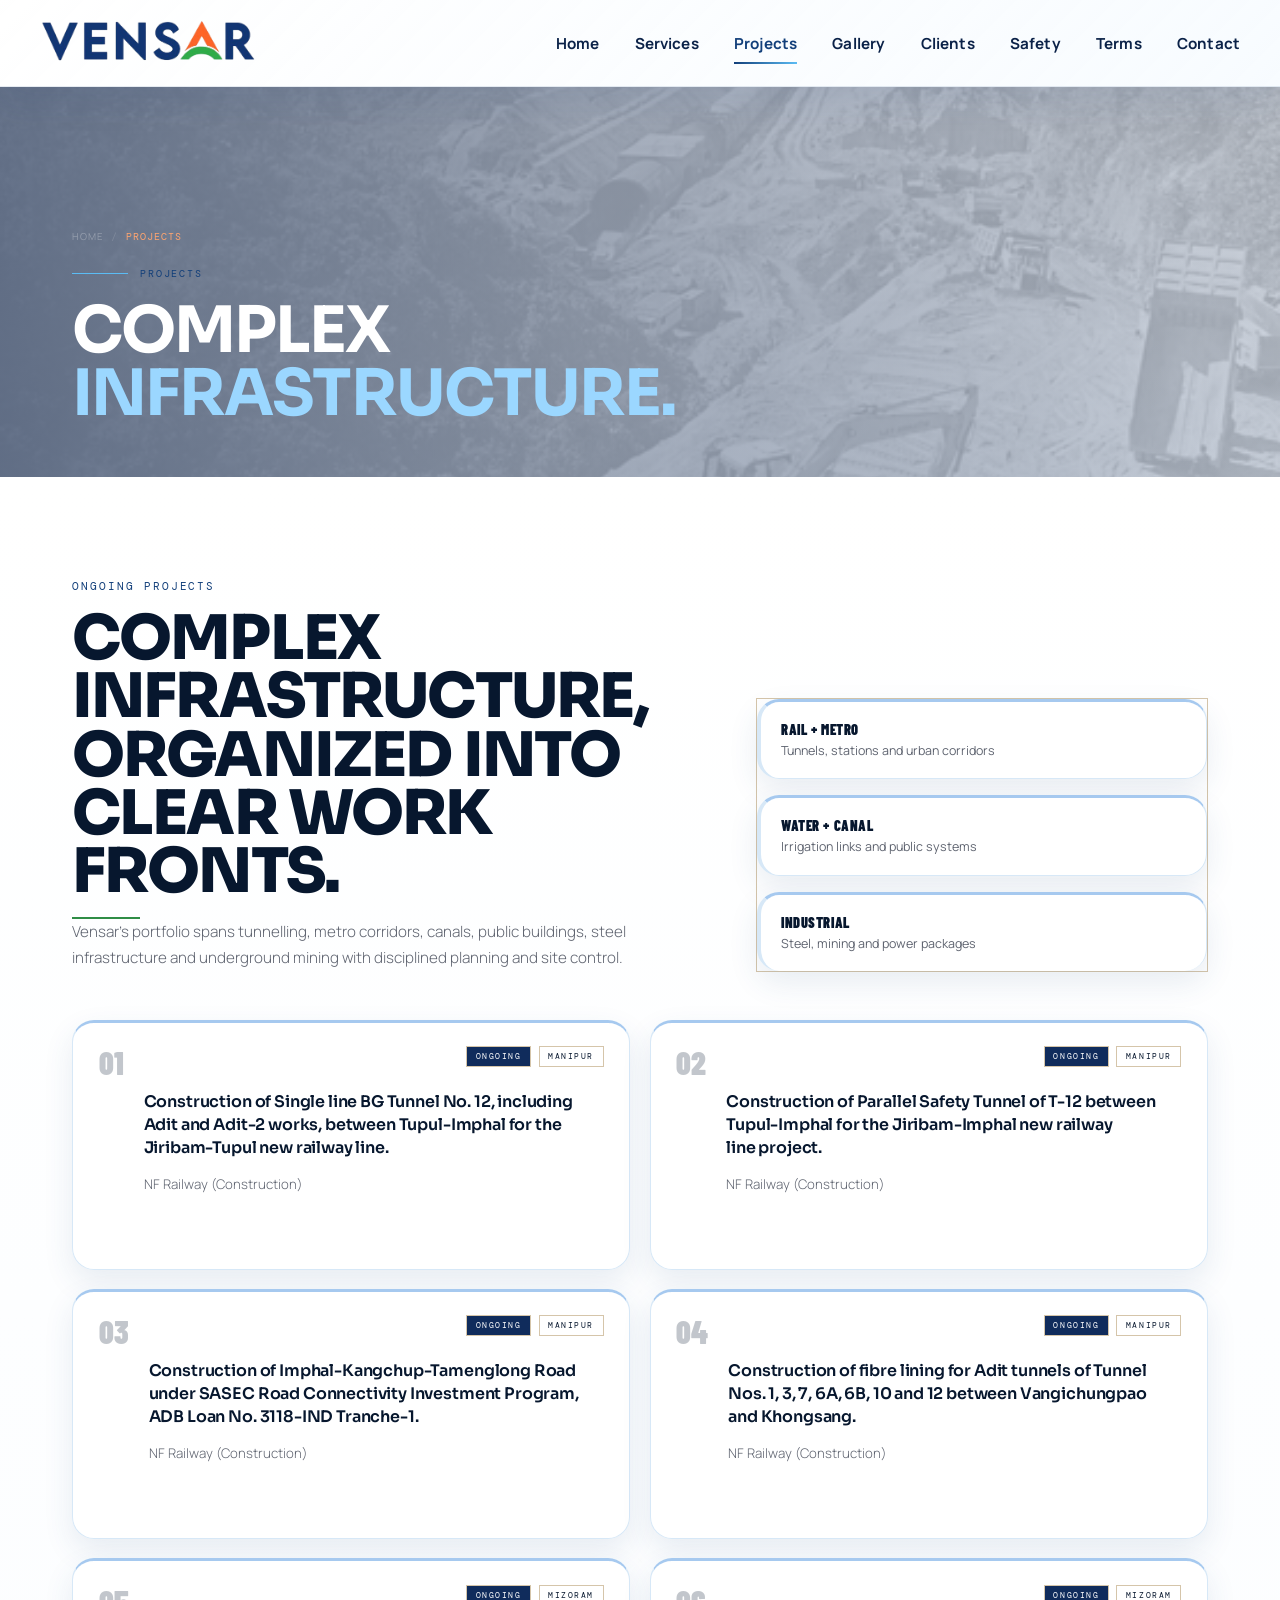
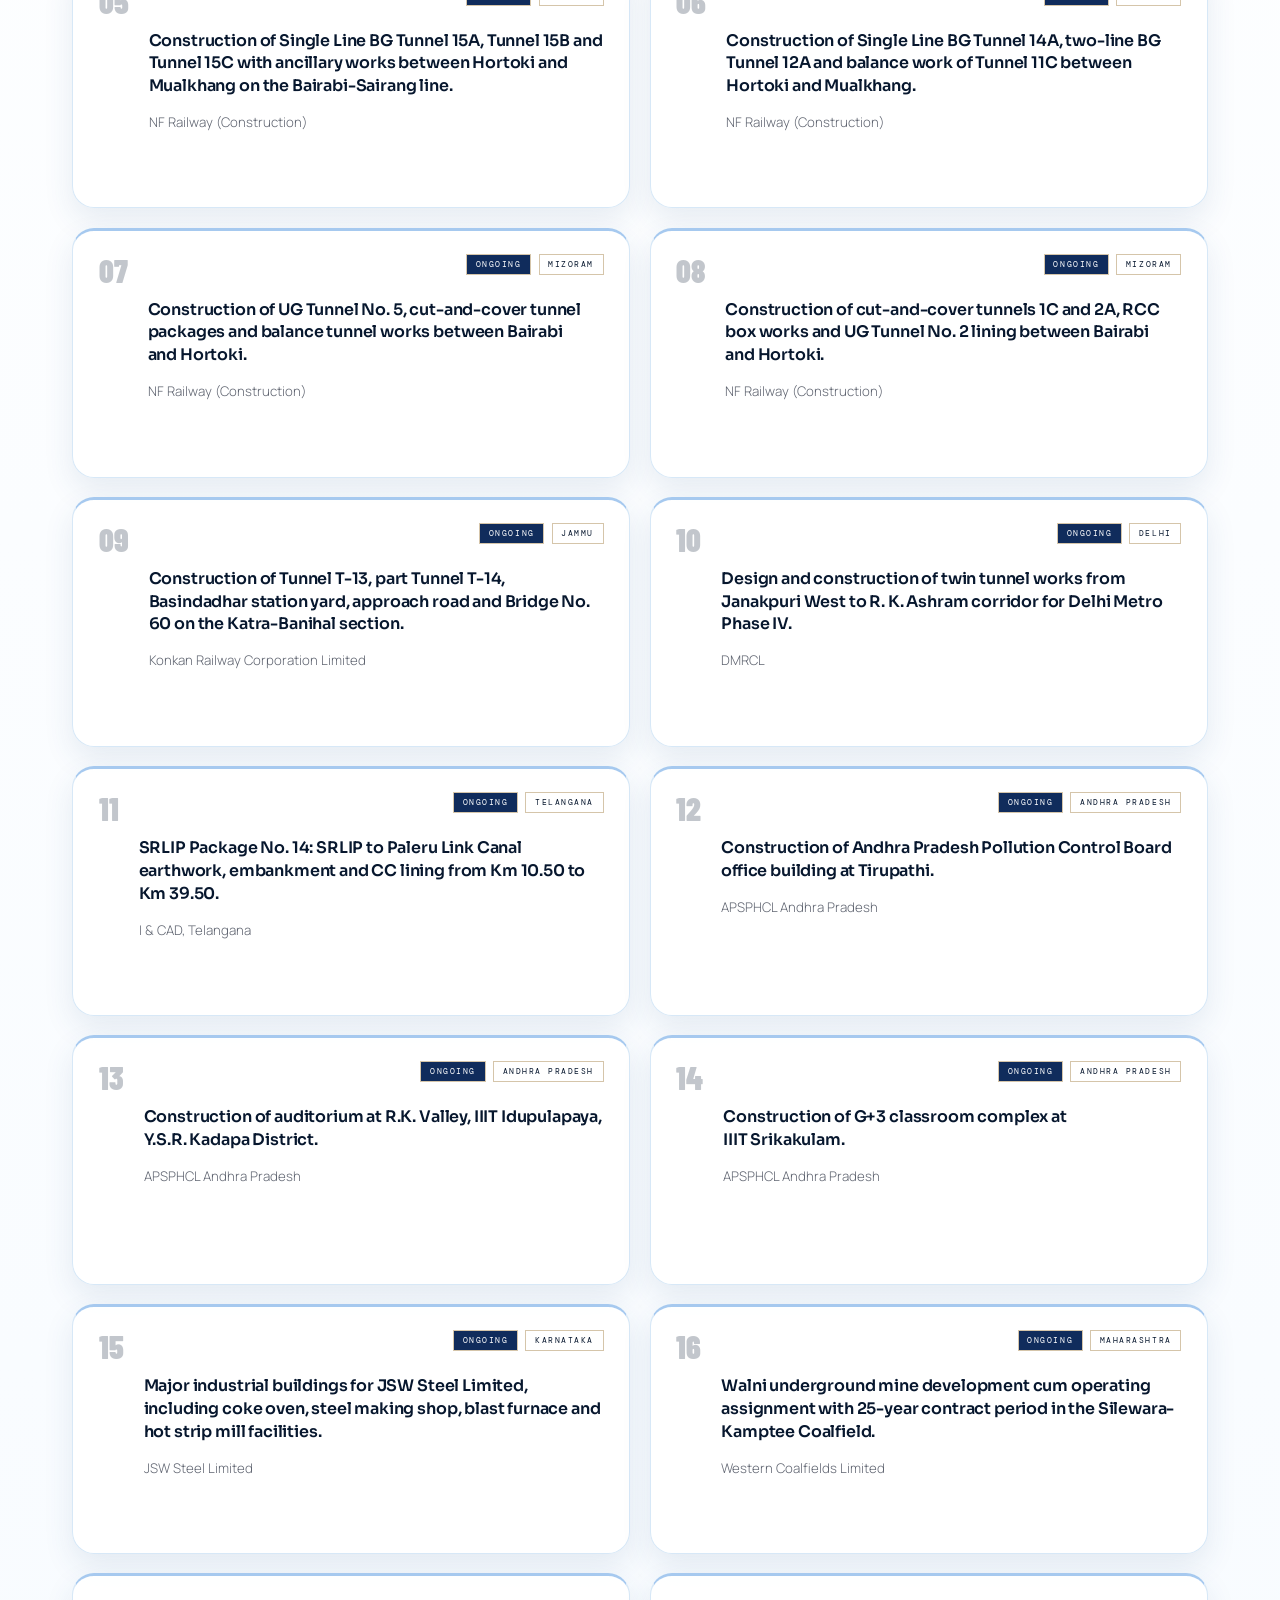
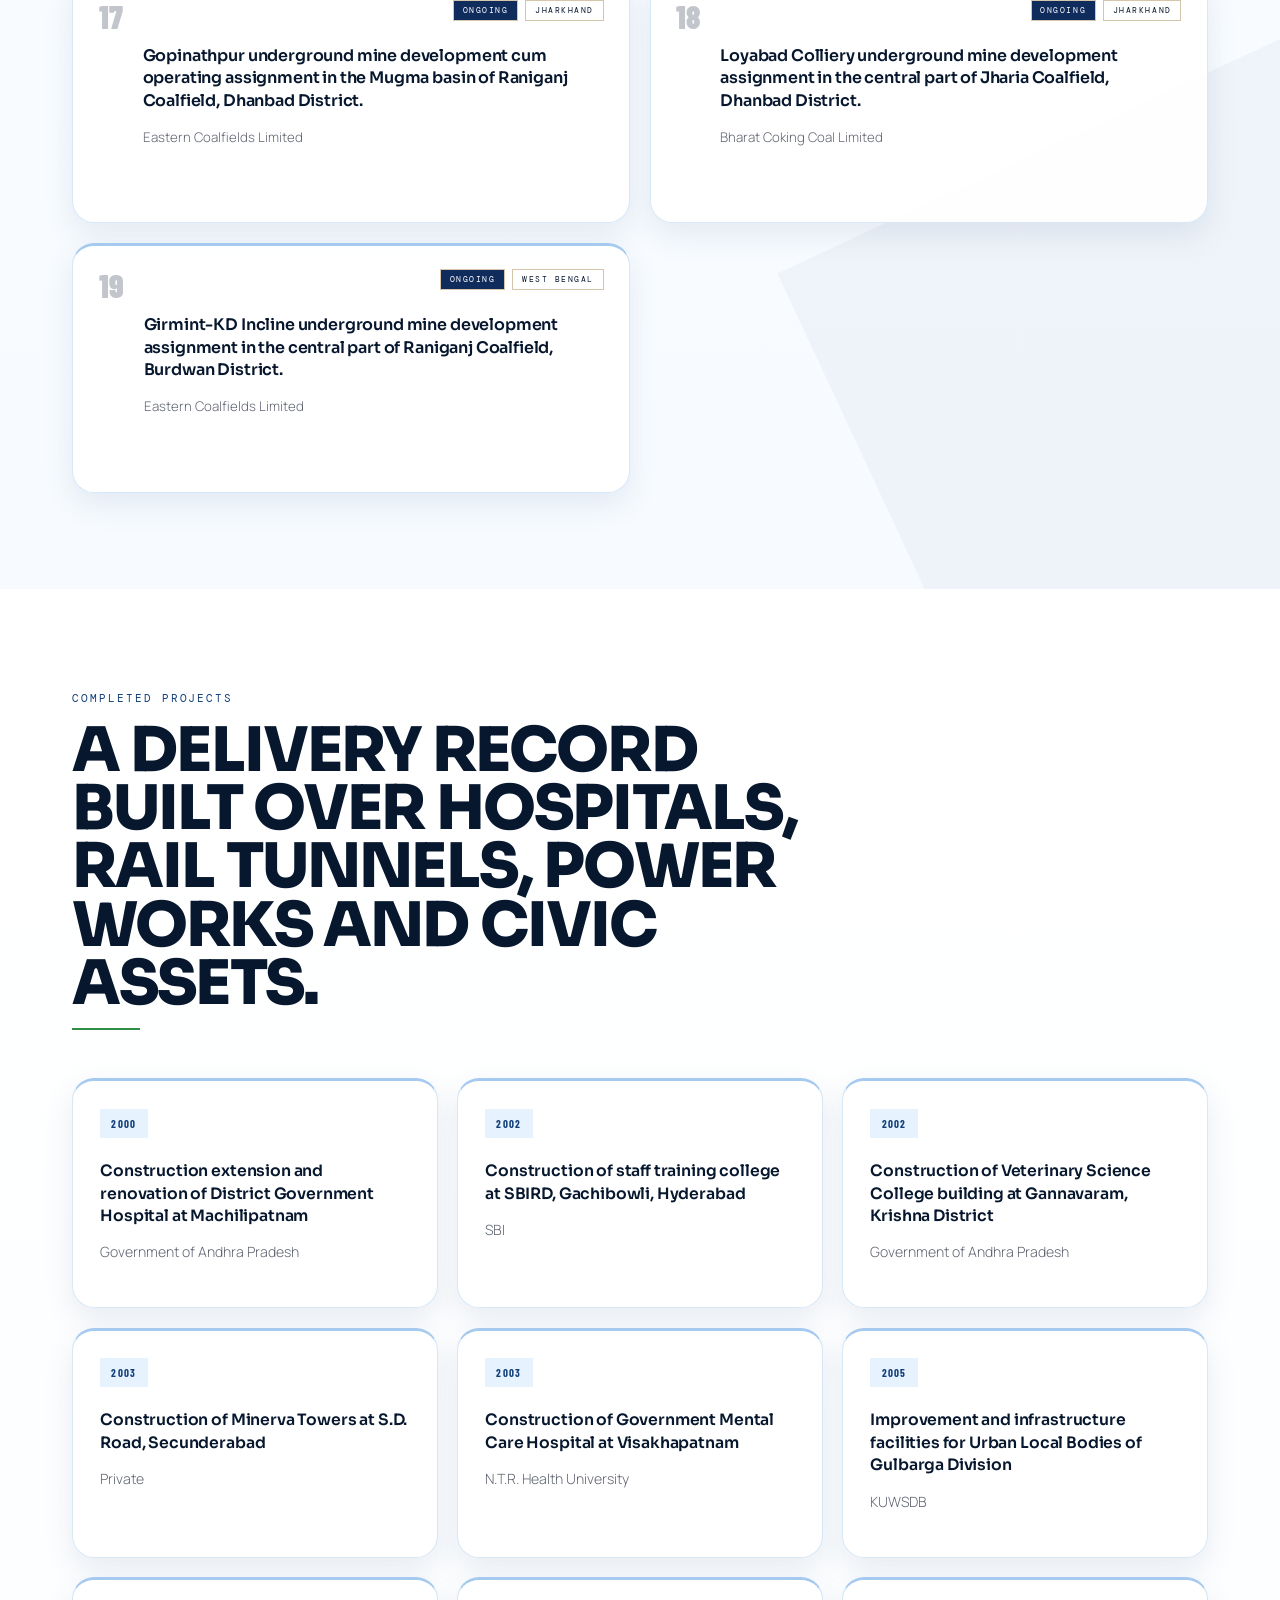
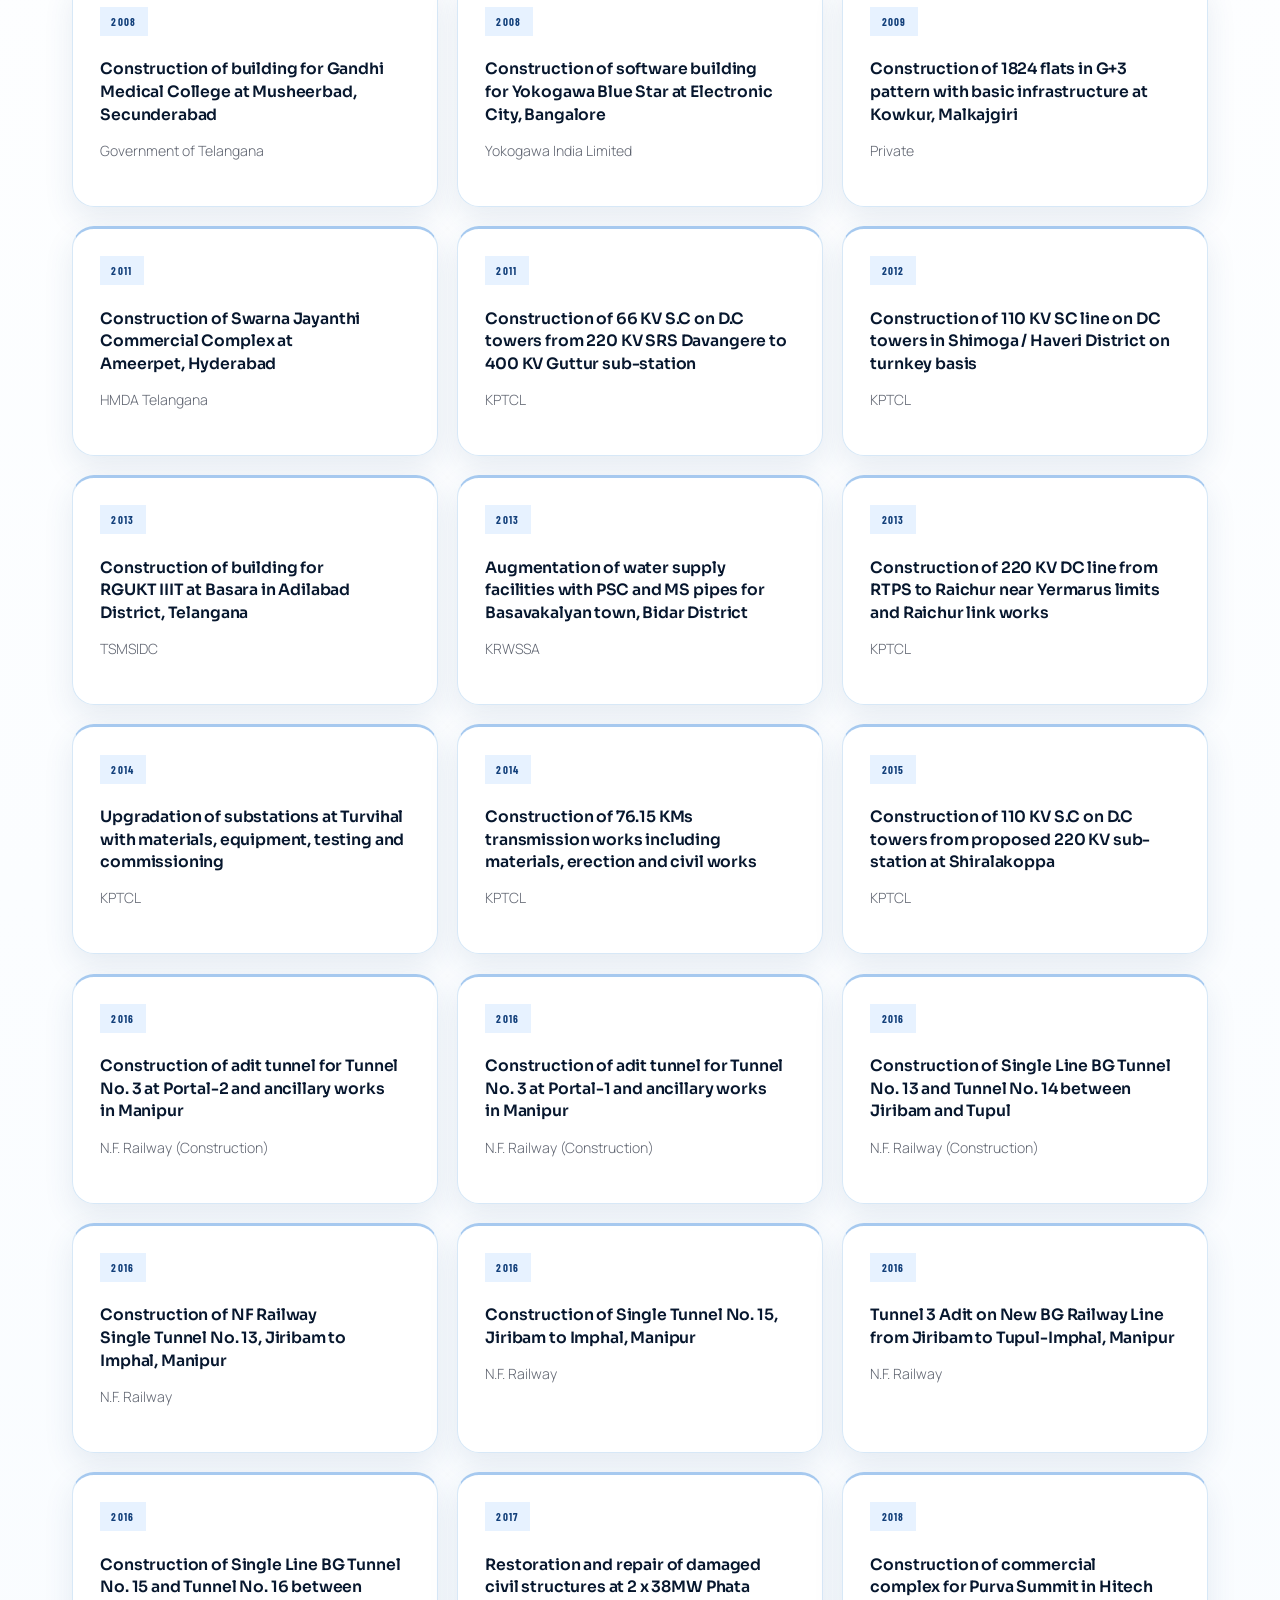
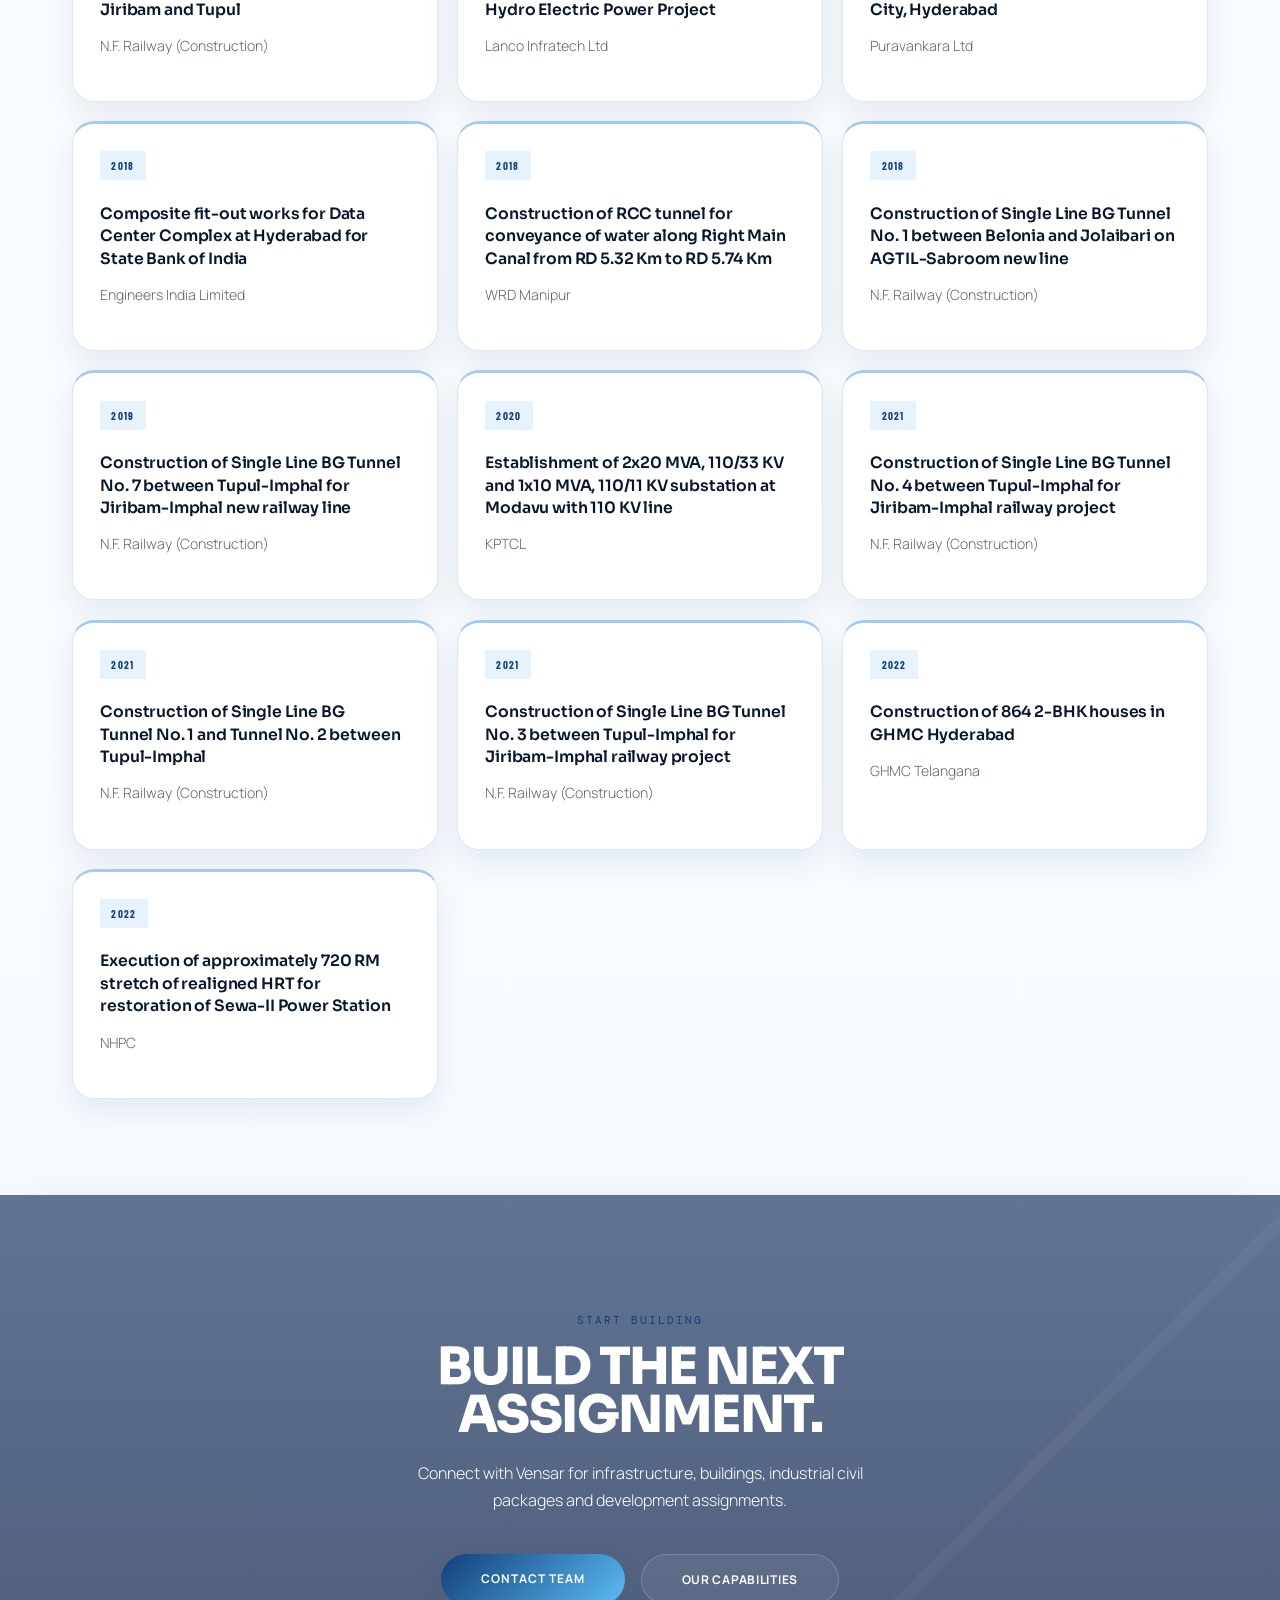
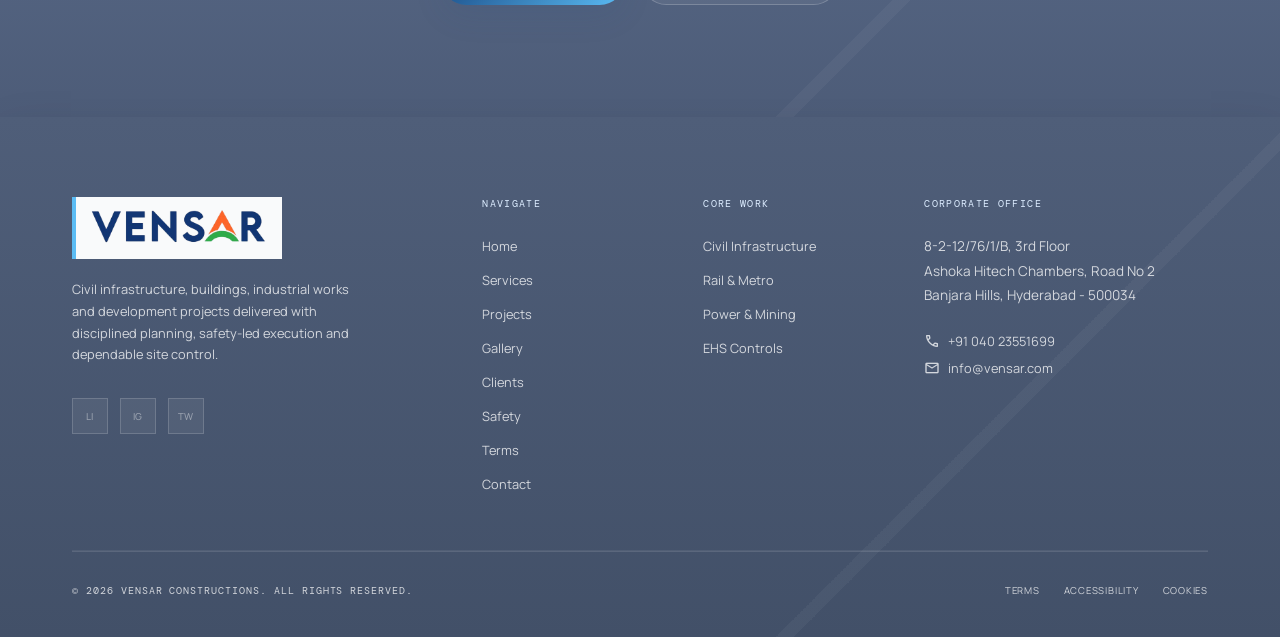
<file: projects.html>
<!DOCTYPE html>
<html lang="en">
<head>
<meta charset="utf-8"/>
<meta name="viewport" content="width=device-width, initial-scale=1.0"/>
<title>Projects — Vensar Constructions</title>
<style>/* ============================================================
   VENSAR CONSTRUCTIONS — SHARED DESIGN SYSTEM
   "The Architectural Monolith" — Industrial Editorial
   ============================================================ */

@import url('https://fonts.googleapis.com/css2?family=Barlow+Condensed:wght@300;400;600;700;800;900&family=Barlow:wght@300;400;500;600&family=DM+Mono:ital,wght@0,400;0,500;1,400&display=swap');

/* ─── TOKENS ─── */
:root {
  --navy:        #001f4d;
  --navy-mid:    #002a68;
  --navy-light:  #1a3c71;
  --rust:        #b84000;
  --amber:       #c94d00;
  --amber-bright:#e05a00;
  --amber-dim:   #ffa570;
  --gold-chip:   #ffddaf;
  --gold-text:   #3a2000;
  --surface:     #faf7f6;
  --surf-low:    #f3eeec;
  --surf-mid:    #ebe5e4;
  --surf-high:   #ddd7d6;
  --ink:         #1a1918;
  --ink-muted:   #4d4644;
  --ink-faint:   #8a8280;
  --white:       #ffffff;
  --transition:  0.35s cubic-bezier(0.4, 0, 0.2, 1);
  --font-display: 'Barlow Condensed', sans-serif;
  --font-body:    'Barlow', sans-serif;
  --font-mono:    'DM Mono', monospace;
}

/* ─── RESET ─── */
*, *::before, *::after { box-sizing: border-box; margin: 0; padding: 0; }
html { font-size: 16px; scroll-behavior: smooth; }
body {
  font-family: var(--font-body);
  background: var(--surface);
  color: var(--ink);
  overflow-x: hidden;
  -webkit-font-smoothing: antialiased;
}
img { display: block; max-width: 100%; }
a { text-decoration: none; color: inherit; }
button { cursor: pointer; font-family: var(--font-body); border: none; outline: none; }
input, textarea, select { font-family: var(--font-body); }
::-webkit-scrollbar { width: 3px; }
::-webkit-scrollbar-track { background: var(--navy); }
::-webkit-scrollbar-thumb { background: var(--amber); }
::selection { background: var(--gold-chip); color: var(--gold-text); }

/* ─── MATERIAL SYMBOLS ─── */
.material-symbols-outlined {
  font-family: 'Material Symbols Outlined';
  font-variation-settings: 'FILL' 0, 'wght' 400, 'GRAD' 0, 'opsz' 24;
  line-height: 1;
  vertical-align: middle;
}

/* ─── NAVIGATION ─── */
.nav {
  position: fixed;
  top: 0; left: 0; right: 0;
  z-index: 100;
  background: rgba(0, 31, 77, 0.82);
  backdrop-filter: blur(20px);
  -webkit-backdrop-filter: blur(20px);
  border-bottom: 1px solid rgba(255,255,255,0.07);
  transition: background var(--transition);
}
.nav.scrolled {
  background: rgba(0, 20, 55, 0.97);
}
.nav-inner {
  max-width: 1440px;
  margin: 0 auto;
  padding: 0 3rem;
  height: 76px;
  display: flex;
  align-items: center;
  justify-content: space-between;
}
.nav-logo {
  font-family: var(--font-display);
  font-size: 1.35rem;
  font-weight: 900;
  letter-spacing: -0.01em;
  color: var(--white);
  display: flex;
  align-items: center;
  gap: 0.5rem;
}
.nav-logo span {
  display: inline-block;
  width: 6px;
  height: 6px;
  background: var(--amber-bright);
  border-radius: 50%;
  margin-bottom: 2px;
}
.nav-links {
  display: flex;
  align-items: center;
  gap: 2.5rem;
  list-style: none;
}
.nav-links a {
  font-family: var(--font-display);
  font-size: 0.75rem;
  font-weight: 700;
  letter-spacing: 0.12em;
  text-transform: uppercase;
  color: rgba(255,255,255,0.5);
  transition: color var(--transition);
  position: relative;
  padding-bottom: 2px;
}
.nav-links a::after {
  content: '';
  position: absolute;
  bottom: -2px; left: 0; right: 100%;
  height: 1px;
  background: var(--amber-bright);
  transition: right var(--transition);
}
.nav-links a:hover { color: var(--white); }
.nav-links a:hover::after { right: 0; }
.nav-links a.active {
  color: var(--white);
}
.nav-links a.active::after { right: 0; }
.nav-cta {
  background: var(--amber);
  color: var(--white);
  padding: 0.65rem 1.5rem;
  font-family: var(--font-display);
  font-size: 0.7rem;
  font-weight: 700;
  letter-spacing: 0.15em;
  text-transform: uppercase;
  transition: background var(--transition), transform 0.15s;
}
.nav-cta:hover { background: var(--amber-bright); transform: translateY(-1px); }
.nav-cta:active { transform: translateY(0); }

/* Mobile hamburger */
.nav-toggle {
  display: none;
  flex-direction: column;
  gap: 5px;
  background: none;
  padding: 4px;
}
.nav-toggle span {
  display: block;
  width: 24px;
  height: 2px;
  background: var(--white);
  transition: all 0.3s;
}
.nav-toggle.open span:nth-child(1) { transform: translateY(7px) rotate(45deg); }
.nav-toggle.open span:nth-child(2) { opacity: 0; }
.nav-toggle.open span:nth-child(3) { transform: translateY(-7px) rotate(-45deg); }

.nav-mobile {
  display: none;
  background: rgba(0,20,55,0.98);
  padding: 1.5rem 3rem 2rem;
  border-top: 1px solid rgba(255,255,255,0.07);
}
.nav-mobile.open { display: block; }
.nav-mobile a {
  display: block;
  font-family: var(--font-display);
  font-size: 1.5rem;
  font-weight: 700;
  letter-spacing: 0.05em;
  text-transform: uppercase;
  color: rgba(255,255,255,0.6);
  padding: 0.75rem 0;
  border-bottom: 1px solid rgba(255,255,255,0.06);
  transition: color var(--transition);
}
.nav-mobile a:hover, .nav-mobile a.active { color: var(--white); }
.nav-mobile .nav-cta { display: inline-block; margin-top: 1.5rem; }

@media (max-width: 900px) {
  .nav-links, .nav-cta { display: none; }
  .nav-toggle { display: flex; }
}

/* ─── PAGE ENTRY ANIMATION ─── */
@keyframes fadeUp {
  from { opacity: 0; transform: translateY(28px); }
  to   { opacity: 1; transform: translateY(0); }
}
@keyframes fadeIn {
  from { opacity: 0; }
  to   { opacity: 1; }
}
@keyframes slideRight {
  from { transform: scaleX(0); }
  to   { transform: scaleX(1); }
}
.anim-fade-up  { animation: fadeUp 0.7s cubic-bezier(0.4,0,0.2,1) both; }
.anim-fade-in  { animation: fadeIn 0.9s ease both; }
.delay-1 { animation-delay: 0.1s; }
.delay-2 { animation-delay: 0.22s; }
.delay-3 { animation-delay: 0.38s; }
.delay-4 { animation-delay: 0.52s; }
.delay-5 { animation-delay: 0.68s; }

/* ─── SCROLL REVEAL ─── */
.reveal {
  opacity: 0;
  transform: translateY(32px);
  transition: opacity 0.7s cubic-bezier(0.4,0,0.2,1), transform 0.7s cubic-bezier(0.4,0,0.2,1);
}
.reveal.visible {
  opacity: 1;
  transform: translateY(0);
}
.reveal-delay-1.visible { transition-delay: 0.1s; }
.reveal-delay-2.visible { transition-delay: 0.2s; }
.reveal-delay-3.visible { transition-delay: 0.3s; }
.reveal-delay-4.visible { transition-delay: 0.4s; }

/* ─── LAYOUT HELPERS ─── */
.container {
  max-width: 1440px;
  margin: 0 auto;
  padding: 0 3rem;
}
@media (max-width: 768px) { .container { padding: 0 1.5rem; } }

/* ─── SECTION LABEL ─── */
.section-label {
  display: inline-block;
  font-family: var(--font-mono);
  font-size: 0.65rem;
  letter-spacing: 0.18em;
  text-transform: uppercase;
  color: var(--amber-bright);
  margin-bottom: 1rem;
}
.section-label.light { color: var(--amber-dim); }

/* ─── BUTTONS ─── */
.btn-primary {
  display: inline-block;
  background: var(--amber);
  color: var(--white);
  padding: 1rem 2.5rem;
  font-family: var(--font-display);
  font-size: 0.75rem;
  font-weight: 700;
  letter-spacing: 0.15em;
  text-transform: uppercase;
  transition: background var(--transition), transform 0.15s;
}
.btn-primary:hover { background: var(--amber-bright); transform: translateY(-2px); }
.btn-ghost {
  display: inline-block;
  background: transparent;
  color: var(--white);
  padding: 1rem 2.5rem;
  font-family: var(--font-display);
  font-size: 0.75rem;
  font-weight: 700;
  letter-spacing: 0.15em;
  text-transform: uppercase;
  border: 1px solid rgba(255,255,255,0.3);
  transition: background var(--transition), border-color var(--transition);
}
.btn-ghost:hover { background: rgba(255,255,255,0.1); border-color: rgba(255,255,255,0.6); }
.btn-outline {
  display: inline-block;
  background: transparent;
  color: var(--navy);
  padding: 1rem 2.5rem;
  font-family: var(--font-display);
  font-size: 0.75rem;
  font-weight: 700;
  letter-spacing: 0.15em;
  text-transform: uppercase;
  border: 1px solid var(--navy);
  transition: background var(--transition), color var(--transition);
}
.btn-outline:hover { background: var(--navy); color: var(--white); }

/* ─── CHIP ─── */
.chip {
  display: inline-block;
  background: var(--gold-chip);
  color: var(--gold-text);
  padding: 0.3rem 0.9rem;
  border-radius: 99px;
  font-family: var(--font-mono);
  font-size: 0.6rem;
  font-weight: 500;
  letter-spacing: 0.1em;
  text-transform: uppercase;
}

/* ─── STAT BAR ─── */
.stat-row {
  display: flex;
  gap: 4rem;
  flex-wrap: wrap;
}
.stat-item {
  border-left: 2px solid var(--amber-bright);
  padding-left: 1.25rem;
}
.stat-num {
  font-family: var(--font-display);
  font-size: 2.8rem;
  font-weight: 900;
  color: var(--white);
  line-height: 1;
  letter-spacing: -0.02em;
}
.stat-label {
  font-family: var(--font-mono);
  font-size: 0.6rem;
  letter-spacing: 0.15em;
  text-transform: uppercase;
  color: rgba(255,255,255,0.45);
  margin-top: 0.35rem;
}

/* ─── FOOTER ─── */
.footer {
  background: #000e2a;
  padding: 5rem 0 2.5rem;
}
.footer-grid {
  display: grid;
  grid-template-columns: 2fr 1fr 1fr 1.5fr;
  gap: 3rem;
  padding-bottom: 3.5rem;
  border-bottom: 1px solid rgba(255,255,255,0.07);
}
@media (max-width: 1024px) { .footer-grid { grid-template-columns: 1fr 1fr; } }
@media (max-width: 600px) { .footer-grid { grid-template-columns: 1fr; } }
.footer-brand {
  font-family: var(--font-display);
  font-size: 1.4rem;
  font-weight: 900;
  color: var(--white);
  display: flex;
  align-items: center;
  gap: 0.4rem;
  margin-bottom: 1.25rem;
}
.footer-brand-dot {
  width: 6px; height: 6px;
  background: var(--amber-bright);
  border-radius: 50%;
  margin-bottom: 2px;
}
.footer-tagline {
  font-size: 0.8rem;
  color: rgba(255,255,255,0.35);
  line-height: 1.7;
  max-width: 280px;
  margin-bottom: 2rem;
}
.footer-social {
  display: flex;
  gap: 0.75rem;
}
.footer-social a {
  width: 36px; height: 36px;
  border: 1px solid rgba(255,255,255,0.12);
  display: flex; align-items: center; justify-content: center;
  color: rgba(255,255,255,0.4);
  font-family: var(--font-mono);
  font-size: 0.6rem;
  font-weight: 500;
  letter-spacing: 0.05em;
  transition: all var(--transition);
}
.footer-social a:hover {
  border-color: var(--amber-bright);
  color: var(--amber-bright);
}
.footer-col-title {
  font-family: var(--font-mono);
  font-size: 0.6rem;
  letter-spacing: 0.18em;
  text-transform: uppercase;
  color: var(--amber-bright);
  margin-bottom: 1.5rem;
}
.footer-links {
  list-style: none;
  display: flex;
  flex-direction: column;
  gap: 0.75rem;
}
.footer-links a {
  font-size: 0.8rem;
  color: rgba(255,255,255,0.4);
  transition: color var(--transition);
}
.footer-links a:hover { color: var(--white); }
.footer-address {
  font-size: 0.85rem;
  color: rgba(255,255,255,0.4);
  line-height: 1.8;
  margin-bottom: 1.5rem;
}
.footer-contact a {
  display: flex;
  align-items: center;
  gap: 0.5rem;
  font-size: 0.8rem;
  color: rgba(255,255,255,0.4);
  margin-bottom: 0.6rem;
  transition: color var(--transition);
}
.footer-contact a:hover { color: var(--amber-dim); }
.footer-contact .material-symbols-outlined { font-size: 1rem; }
.footer-bottom {
  padding-top: 2rem;
  display: flex;
  justify-content: space-between;
  align-items: center;
  flex-wrap: wrap;
  gap: 1rem;
}
.footer-copy {
  font-family: var(--font-mono);
  font-size: 0.6rem;
  letter-spacing: 0.1em;
  text-transform: uppercase;
  color: rgba(255,255,255,0.2);
}
.footer-legal {
  display: flex;
  gap: 1.5rem;
}
.footer-legal a {
  font-family: var(--font-mono);
  font-size: 0.6rem;
  letter-spacing: 0.08em;
  text-transform: uppercase;
  color: rgba(255,255,255,0.2);
  transition: color var(--transition);
}
.footer-legal a:hover { color: rgba(255,255,255,0.5); }

/* ─── STATUS BADGE ─── */
.status-badge {
  display: inline-flex;
  align-items: center;
  gap: 0.5rem;
  font-family: var(--font-mono);
  font-size: 0.6rem;
  letter-spacing: 0.1em;
  text-transform: uppercase;
  color: rgba(255,255,255,0.5);
}
.status-dot {
  width: 7px; height: 7px;
  border-radius: 50%;
  background: #22c55e;
  animation: pulse-dot 2s infinite;
}
@keyframes pulse-dot {
  0%, 100% { opacity: 1; }
  50% { opacity: 0.4; }
}

/* Vensar logo update */
.nav-logo { width: 190px; background: rgba(255,255,255,0.96); padding: 0.35rem 0.55rem; border-radius: 2px; gap: 0; }
.nav-logo img { display: block; width: 100%; height: auto; }
.nav-logo span { display: none; }
.footer-brand-logo { background: rgba(255,255,255,0.95); padding: 0.45rem 0.65rem; width: 210px; }
.footer-brand-logo img { display: block; width: 100%; height: auto; }
.footer-duns { margin-top: 1.2rem; }
@media (max-width: 520px) { .nav-logo { width: 158px; } }


/* projects content-only layout */
.projects-reference {
  padding: 6rem 0 7rem;
  background: var(--surf-low);
  position: relative;
  overflow: hidden;
}
.projects-reference::after {
  content: '';
  position: absolute;
  right: -12vw;
  bottom: -8vw;
  width: 44vw;
  height: 44vw;
  background: rgba(0,31,77,0.035);
  transform: rotate(-25deg);
  pointer-events: none;
}
.projects-reference-head {
  position: relative;
  z-index: 1;
  display: grid;
  grid-template-columns: 7fr 5fr;
  gap: 4rem;
  align-items: end;
  margin-bottom: 3rem;
}
.projects-reference-title {
  font-family: var(--font-display);
  font-size: clamp(2.4rem, 4.8vw, 4rem);
  font-weight: 900;
  text-transform: uppercase;
  color: var(--navy);
  line-height: 0.95;
  letter-spacing: -0.02em;
}
.projects-reference-title::after {
  content: '';
  display: block;
  width: 68px;
  height: 2px;
  background: #2f8d46;
  margin-top: 1rem;
}
.projects-reference-copy {
  max-width: 600px;
  color: var(--ink-muted);
  font-size: 0.95rem;
  font-weight: 300;
  line-height: 1.75;
}
.project-snapshot-list {
  background: rgba(255,255,255,0.72);
  border: 1px solid var(--surf-high);
}
.project-snapshot-item {
  padding: 1rem 1.25rem;
  border-bottom: 1px solid var(--surf-high);
}
.project-snapshot-item:last-child { border-bottom: 0; }
.project-snapshot-item strong {
  display: block;
  font-family: var(--font-display);
  font-size: 0.9rem;
  font-weight: 900;
  text-transform: uppercase;
  color: var(--navy);
  letter-spacing: 0.04em;
}
.project-snapshot-item span {
  display: block;
  color: var(--ink-muted);
  font-size: 0.78rem;
  margin-top: 0.25rem;
}
.project-content-grid {
  position: relative;
  z-index: 1;
  display: grid;
  grid-template-columns: repeat(2, minmax(0, 1fr));
  gap: 1rem;
}
.project-content-card {
  min-height: 174px;
  display: grid;
  grid-template-columns: auto 1fr;
  gap: 1.4rem;
  padding: 1.45rem 1.6rem;
  background: rgba(255,255,255,0.82);
  border: 1px solid var(--surf-high);
  border-bottom: 2px solid #2f8d46;
  transition: transform var(--transition), box-shadow var(--transition), background var(--transition);
}
.project-content-card:hover {
  transform: translateY(-3px);
  background: var(--white);
  box-shadow: 0 20px 50px rgba(0,31,77,0.08);
}
.project-content-index {
  font-family: var(--font-display);
  font-size: 2.2rem;
  font-weight: 900;
  color: var(--surf-high);
  line-height: 1;
}
.project-content-tags {
  display: flex;
  justify-content: flex-end;
  gap: 0.45rem;
  flex-wrap: wrap;
  margin-bottom: 1.5rem;
}
.project-content-tag {
  padding: 0.25rem 0.55rem;
  border: 1px solid var(--surf-high);
  font-family: var(--font-mono);
  font-size: 0.53rem;
  letter-spacing: 0.1em;
  text-transform: uppercase;
  color: var(--navy);
  background: rgba(255,255,255,0.7);
}
.project-content-tag.type { color: #2f8d46; }
.project-content-card h3 {
  font-family: var(--font-display);
  font-size: 1.08rem;
  font-weight: 900;
  text-transform: uppercase;
  color: var(--navy);
  line-height: 1.05;
  margin-bottom: 0.9rem;
}
.project-content-card p {
  color: var(--ink-muted);
  font-size: 0.83rem;
  line-height: 1.55;
  font-weight: 300;
}
.completed-reference {
  padding: 6rem 0 7rem;
  background: var(--surface);
}
.completed-reference-head {
  max-width: 760px;
  margin-bottom: 3rem;
}
.completed-reference-title {
  font-family: var(--font-display);
  font-size: clamp(2.4rem, 4.8vw, 4rem);
  font-weight: 900;
  text-transform: uppercase;
  color: var(--navy);
  line-height: 0.95;
  letter-spacing: -0.02em;
}
.completed-reference-title::after {
  content: '';
  display: block;
  width: 68px;
  height: 2px;
  background: #2f8d46;
  margin-top: 1rem;
}
.completed-reference-grid {
  display: grid;
  grid-template-columns: repeat(3, minmax(0, 1fr));
  gap: 1.2rem;
}
.completed-reference-card {
  min-height: 190px;
  padding: 1.7rem;
  background: rgba(255,255,255,0.88);
  border: 1px solid var(--surf-high);
  transition: transform var(--transition), box-shadow var(--transition), background var(--transition);
}
.completed-reference-card:hover {
  transform: translateY(-3px);
  background: var(--white);
  box-shadow: 0 20px 50px rgba(0,31,77,0.08);
}
.completed-reference-card time {
  display: inline-flex;
  margin-bottom: 1.4rem;
  padding: 0.35rem 0.75rem;
  background: var(--navy);
  color: var(--white);
  font-family: var(--font-mono);
  font-size: 0.68rem;
  font-weight: 700;
  letter-spacing: 0.08em;
}
.completed-reference-card h3 {
  font-family: var(--font-display);
  font-size: 1.1rem;
  font-weight: 900;
  text-transform: uppercase;
  color: var(--navy);
  line-height: 1.1;
  margin-bottom: 0.8rem;
}
.completed-reference-card p {
  color: var(--ink-muted);
  font-size: 0.88rem;
  line-height: 1.6;
  font-weight: 300;
}
@media (max-width: 900px) {
  .projects-reference-head,
  .project-content-grid,
  .completed-reference-grid { grid-template-columns: 1fr; }
  .projects-reference-head { gap: 1.5rem; }
}
@media (max-width: 560px) {
  .project-content-card { grid-template-columns: 1fr; }
  .project-content-tags { justify-content: flex-start; margin-bottom: 1rem; }
}

</style>
<link href="https://fonts.googleapis.com/css2?family=Material+Symbols+Outlined:wght,FILL@100..700,0..1&display=swap" rel="stylesheet"/>
<style>
/* ── PAGE HERO ── */
.page-hero {
  position: relative;
  height: 560px;
  display: flex;
  align-items: flex-end;
  overflow: hidden;
  background: var(--navy);
}
.page-hero-img {
  position: absolute; inset: 0;
  width: 100%; height: 100%;
  object-fit: cover; opacity: 0.38;
}
.page-hero-overlay {
  position: absolute; inset: 0;
  background: linear-gradient(to top, var(--navy) 30%, rgba(0,31,77,0.5) 70%, transparent);
}
.page-hero-content {
  position: relative; z-index: 2;
  padding-bottom: 5rem; padding-top: 76px; width: 100%;
}
.page-hero-label { display: flex; align-items: center; gap: 0.75rem; margin-bottom: 1.25rem; }
.page-hero-label-line { width: 32px; height: 1px; background: var(--amber-bright); }
.page-hero-label-text { font-family: var(--font-mono); font-size: 0.65rem; letter-spacing: 0.18em; text-transform: uppercase; color: var(--amber-dim); }
.page-hero-h1 { font-family: var(--font-display); font-size: clamp(3rem, 7vw, 6rem); font-weight: 900; text-transform: uppercase; letter-spacing: -0.02em; color: var(--white); line-height: 0.88; max-width: 700px; }
.page-hero-h1 em { font-style: normal; color: var(--amber-bright); }
.breadcrumb { display: flex; align-items: center; gap: 0.5rem; margin-bottom: 1.5rem; }
.breadcrumb a, .breadcrumb span { font-family: var(--font-mono); font-size: 0.6rem; letter-spacing: 0.1em; text-transform: uppercase; color: rgba(255,255,255,0.3); transition: color var(--transition); }
.breadcrumb a:hover { color: rgba(255,255,255,0.7); }
.breadcrumb .sep { color: rgba(255,255,255,0.15); }
.breadcrumb .current { color: var(--amber-dim); }

/* ── FILTER BAR ── */
.filter-bar {
  padding: 3rem 0;
  background: var(--surface);
  border-bottom: 1px solid var(--surf-mid);
  position: sticky;
  top: 76px;
  z-index: 50;
}
.filter-bar-inner {
  display: flex;
  justify-content: space-between;
  align-items: center;
  flex-wrap: wrap;
  gap: 1rem;
}
.filter-btns {
  display: flex;
  gap: 0.25rem;
}
.filter-btn {
  padding: 0.5rem 1.2rem;
  font-family: var(--font-mono);
  font-size: 0.6rem;
  letter-spacing: 0.12em;
  text-transform: uppercase;
  color: var(--ink-muted);
  background: transparent;
  border: 1px solid transparent;
  transition: all var(--transition);
  cursor: pointer;
}
.filter-btn:hover { color: var(--navy); border-color: var(--surf-high); }
.filter-btn.active {
  color: var(--white);
  background: var(--navy);
  border-color: var(--navy);
}
.filter-count {
  font-family: var(--font-mono);
  font-size: 0.6rem;
  letter-spacing: 0.1em;
  text-transform: uppercase;
  color: var(--ink-faint);
}

/* ── FEATURED PROJECT ── */
.featured-project {
  padding: 5rem 0;
  background: var(--surface);
}
.featured-inner {
  display: grid;
  grid-template-columns: 8fr 4fr;
  gap: 4rem;
  align-items: center;
}
@media (max-width: 900px) { .featured-inner { grid-template-columns: 1fr; } }
.featured-img-wrap {
  position: relative;
  overflow: hidden;
}
.featured-img {
  width: 100%;
  aspect-ratio: 16/9;
  object-fit: cover;
  transition: transform 0.8s cubic-bezier(0.4,0,0.2,1);
}
.featured-img-wrap:hover .featured-img { transform: scale(1.03); }
.featured-overlay {
  position: absolute;
  inset: 0;
  background: linear-gradient(to right, rgba(0,31,77,0.85) 0%, transparent 55%);
  display: flex;
  align-items: flex-end;
  padding: 3rem;
}
.featured-overlay-content { max-width: 480px; }
.featured-cat {
  font-family: var(--font-mono);
  font-size: 0.6rem;
  letter-spacing: 0.15em;
  text-transform: uppercase;
  color: var(--amber-dim);
  margin-bottom: 0.75rem;
}
.featured-title {
  font-family: var(--font-display);
  font-size: 2.2rem;
  font-weight: 900;
  text-transform: uppercase;
  color: var(--white);
  line-height: 1;
  margin-bottom: 0.75rem;
  letter-spacing: -0.01em;
}
.featured-desc {
  font-size: 0.85rem;
  font-weight: 300;
  color: rgba(255,255,255,0.65);
  line-height: 1.6;
  margin-bottom: 1.5rem;
}
.featured-meta {
  display: flex;
  gap: 2rem;
  border-top: 1px solid rgba(255,255,255,0.15);
  padding-top: 1.25rem;
  flex-wrap: wrap;
}
.featured-meta-item {}
.featured-meta-label {
  font-family: var(--font-mono);
  font-size: 0.55rem;
  letter-spacing: 0.15em;
  text-transform: uppercase;
  color: rgba(255,255,255,0.35);
  margin-bottom: 0.2rem;
}
.featured-meta-val {
  font-family: var(--font-display);
  font-size: 0.85rem;
  font-weight: 700;
  text-transform: uppercase;
  color: var(--white);
}
.featured-side {}
.featured-side-label {
  font-family: var(--font-mono);
  font-size: 0.6rem;
  letter-spacing: 0.15em;
  text-transform: uppercase;
  color: var(--amber-bright);
  margin-bottom: 1.25rem;
}
.featured-side-title {
  font-family: var(--font-display);
  font-size: 1.5rem;
  font-weight: 800;
  text-transform: uppercase;
  color: var(--navy);
  line-height: 1.05;
  margin-bottom: 1rem;
}
.featured-side-text {
  font-size: 0.85rem;
  font-weight: 300;
  color: var(--ink-muted);
  line-height: 1.7;
  margin-bottom: 2rem;
}

/* ── PROJECTS GRID ── */
.projects-grid-section {
  padding: 5rem 0 7rem;
  background: var(--surf-low);
}
.projects-grid {
  display: grid;
  grid-template-columns: repeat(3, 1fr);
  gap: 1.5rem;
}
@media (max-width: 1100px) { .projects-grid { grid-template-columns: 1fr 1fr; } }
@media (max-width: 600px) { .projects-grid { grid-template-columns: 1fr; } }
.project-card {
  background: var(--surface);
  overflow: hidden;
  transition: transform 0.3s cubic-bezier(0.4,0,0.2,1), box-shadow 0.3s, opacity 0.4s;
  cursor: pointer;
}
.project-card:hover { transform: translateY(-4px); box-shadow: 0 24px 60px rgba(0,31,77,0.12); }
.project-card-img-wrap {
  position: relative;
  overflow: hidden;
}
.project-card-img {
  width: 100%;
  aspect-ratio: 3/2;
  object-fit: cover;
  transition: transform 0.7s cubic-bezier(0.4,0,0.2,1);
}
.project-card:hover .project-card-img { transform: scale(1.07); }
.project-card-cat-badge {
  position: absolute;
  top: 1rem;
  left: 1rem;
  background: var(--navy);
  color: var(--white);
  padding: 0.3rem 0.7rem;
  font-family: var(--font-mono);
  font-size: 0.55rem;
  letter-spacing: 0.12em;
  text-transform: uppercase;
}
.project-card-status {
  position: absolute;
  top: 1rem;
  right: 1rem;
  background: rgba(255,255,255,0.9);
  padding: 0.3rem 0.7rem;
  font-family: var(--font-mono);
  font-size: 0.55rem;
  letter-spacing: 0.1em;
  text-transform: uppercase;
  color: var(--ink);
  display: flex;
  align-items: center;
  gap: 0.35rem;
}
.project-card-status .dot {
  width: 5px; height: 5px;
  border-radius: 50%;
  background: #22c55e;
}
.project-card-status.completed .dot { background: var(--amber); }
.project-card-body {
  padding: 1.5rem;
}
.project-card-title {
  font-family: var(--font-display);
  font-size: 1.2rem;
  font-weight: 800;
  text-transform: uppercase;
  letter-spacing: -0.01em;
  color: var(--navy);
  line-height: 1.1;
  margin-bottom: 0.5rem;
}
.project-card-desc {
  font-size: 0.82rem;
  font-weight: 300;
  color: var(--ink-muted);
  line-height: 1.6;
  margin-bottom: 1.25rem;
}
.project-card-stats {
  display: flex;
  gap: 1.5rem;
  border-top: 1px solid var(--surf-mid);
  padding-top: 1rem;
}
.project-card-stat-val {
  font-family: var(--font-display);
  font-size: 1rem;
  font-weight: 800;
  color: var(--navy);
}
.project-card-stat-label {
  font-family: var(--font-mono);
  font-size: 0.55rem;
  letter-spacing: 0.1em;
  text-transform: uppercase;
  color: var(--ink-faint);
  margin-top: 0.1rem;
}
.project-card-tags {
  display: flex;
  flex-wrap: wrap;
  gap: 0.4rem;
  margin-bottom: 1rem;
}
.project-card-tag {
  padding: 0.2rem 0.55rem;
  background: var(--surf-low);
  font-family: var(--font-mono);
  font-size: 0.55rem;
  letter-spacing: 0.08em;
  text-transform: uppercase;
  color: var(--ink-muted);
}

/* ── STATS STRIP ── */
.stats-strip {
  padding: 5rem 0;
  background: var(--navy);
}
.stats-strip-grid {
  display: grid;
  grid-template-columns: repeat(4, 1fr);
  gap: 0;
}
@media (max-width: 800px) { .stats-strip-grid { grid-template-columns: 1fr 1fr; } }
.stats-strip-item {
  padding: 2rem 2.5rem;
  border-left: 1px solid rgba(255,255,255,0.08);
}
.stats-strip-item:first-child { border-left: none; }
.stats-strip-num {
  font-family: var(--font-display);
  font-size: 3.2rem;
  font-weight: 900;
  letter-spacing: -0.02em;
  color: var(--white);
  line-height: 1;
}
.stats-strip-label {
  font-family: var(--font-mono);
  font-size: 0.6rem;
  letter-spacing: 0.15em;
  text-transform: uppercase;
  color: rgba(255,255,255,0.35);
  margin-top: 0.5rem;
}

/* ── CTA ── */
.projects-cta {
  padding: 7rem 0;
  background: var(--surface);
  text-align: center;
}
.projects-cta-title {
  font-family: var(--font-display);
  font-size: clamp(2rem, 4vw, 3.5rem);
  font-weight: 900;
  text-transform: uppercase;
  letter-spacing: -0.02em;
  color: var(--navy);
  line-height: 0.95;
  margin-bottom: 1.25rem;
}
.projects-cta-sub {
  font-size: 1rem;
  font-weight: 300;
  color: var(--ink-muted);
  max-width: 500px;
  margin: 0 auto 2.5rem;
  line-height: 1.7;
}
.projects-cta-btns { display: flex; gap: 1rem; justify-content: center; flex-wrap: wrap; }
</style>
<link href="styles.css" rel="stylesheet"/>
</head>
<body>

<nav class="nav">
  <div class="nav-inner">
    <a href="index.html" class="nav-logo"><img src="assets/brand/vensar-logo.png" alt="Vensar"/></a>
    <ul class="nav-links">
      <li><a href="index.html">Home</a></li>
      <li><a href="services.html">Services</a></li>
      <li><a href="projects.html">Projects</a></li>
      <li><a href="gallery.html">Gallery</a></li>
      <li><a href="clients.html">Clients</a></li>
      <li><a href="safety.html">Safety</a></li>
      <li><a href="terms.html">Terms</a></li>
      <li><a href="contact.html">Contact</a></li>
    </ul>
    <a href="contact.html" class="nav-cta">Request Quote</a>
    <button class="nav-toggle" aria-label="Menu"><span></span><span></span><span></span></button>
  </div>
  <div class="nav-mobile">
    <a href="index.html">Home</a>
    <a href="services.html">Services</a>
    <a href="projects.html">Projects</a>
    <a href="gallery.html">Gallery</a>
    <a href="clients.html">Clients</a>
    <a href="safety.html">Safety</a>
    <a href="terms.html">Terms</a>
    <a href="contact.html" class="nav-cta">Request Quote</a>
  </div>
</nav>

<!-- PAGE HERO -->
<section class="page-hero">
  <img class="page-hero-img" src="assets/gallery/gallery-19.jpg" alt="Vensar projects"/>
  <div class="page-hero-overlay"></div>
  <div class="page-hero-content container">
    <div class="breadcrumb anim-fade-in delay-1">
      <a href="index.html">Home</a>
      <span class="sep">/</span>
      <span class="current">Projects</span>
    </div>
    <div class="page-hero-label anim-fade-up delay-1">
      <span class="page-hero-label-line"></span>
      <span class="page-hero-label-text">Projects</span>
    </div>
    <h1 class="page-hero-h1 anim-fade-up delay-2">Complex<br/><em>Infrastructure.</em></h1>
  </div>
</section>

<!-- ── PROJECTS CONTENT GRID ── -->
<section class="projects-reference">
  <div class="container">
    <div class="projects-reference-head reveal">
      <div>
        <span class="section-label">Ongoing Projects</span>
        <h2 class="projects-reference-title">Complex infrastructure, organized into clear work fronts.</h2>
        <p class="projects-reference-copy">Vensar's portfolio spans tunnelling, metro corridors, canals, public buildings, steel infrastructure and underground mining with disciplined planning and site control.</p>
      </div>
      <div class="project-snapshot-list" aria-label="Project categories">
        <div class="project-snapshot-item"><strong>Rail + Metro</strong><span>Tunnels, stations and urban corridors</span></div>
        <div class="project-snapshot-item"><strong>Water + Canal</strong><span>Irrigation links and public systems</span></div>
        <div class="project-snapshot-item"><strong>Industrial</strong><span>Steel, mining and power packages</span></div>
      </div>
    </div>
    <div class="project-content-grid">
      <article class="project-content-card reveal reveal-delay-0"><div class="project-content-index">01</div><div><div class="project-content-tags"><span class="project-content-tag type">Rail + road</span><span class="project-content-tag">Manipur</span></div><h3>Tupul-Imphal BG tunnels and road connectivity works</h3><p>NF Railway / SASEC corridor</p></div></article>
      <article class="project-content-card reveal reveal-delay-1"><div class="project-content-index">02</div><div><div class="project-content-tags"><span class="project-content-tag type">Rail tunnels</span><span class="project-content-tag">Mizoram</span></div><h3>Bairabi-Sairang tunnel and cut-and-cover packages</h3><p>NF Railway</p></div></article>
      <article class="project-content-card reveal reveal-delay-2"><div class="project-content-index">03</div><div><div class="project-content-tags"><span class="project-content-tag type">Mountain rail</span><span class="project-content-tag">Jammu</span></div><h3>Tunnel T-13, part T-14, station yard and bridge works</h3><p>Konkan Railway Corporation</p></div></article>
      <article class="project-content-card reveal reveal-delay-3"><div class="project-content-index">04</div><div><div class="project-content-tags"><span class="project-content-tag type">Metro</span><span class="project-content-tag">Delhi</span></div><h3>Twin tunnel works for Janakpuri West to R.K. Ashram corridor</h3><p>DMRCL</p></div></article>
      <article class="project-content-card reveal reveal-delay-0"><div class="project-content-index">05</div><div><div class="project-content-tags"><span class="project-content-tag type">Irrigation</span><span class="project-content-tag">Telangana</span></div><h3>SRLIP to Paleru link canal earthwork, embankment and lining</h3><p>I & CAD, Telangana</p></div></article>
      <article class="project-content-card reveal reveal-delay-1"><div class="project-content-index">06</div><div><div class="project-content-tags"><span class="project-content-tag type">Public buildings</span><span class="project-content-tag">Andhra Pradesh</span></div><h3>Pollution Control Board, auditorium and IIIT academic buildings</h3><p>APSPHCL</p></div></article>
      <article class="project-content-card reveal reveal-delay-2"><div class="project-content-index">07</div><div><div class="project-content-tags"><span class="project-content-tag type">Industrial</span><span class="project-content-tag">Karnataka</span></div><h3>Major industrial buildings for steel manufacturing operations</h3><p>JSW Steel Limited</p></div></article>
      <article class="project-content-card reveal reveal-delay-3"><div class="project-content-index">08</div><div><div class="project-content-tags"><span class="project-content-tag type">Mining</span><span class="project-content-tag">Maharashtra</span></div><h3>Walni underground mine development and operating assignment</h3><p>Western Coalfields Limited</p></div></article>
    </div>
  </div>
</section>

<!-- ── COMPLETED PROJECTS ── -->
<section class="completed-reference">
  <div class="container">
    <div class="completed-reference-head reveal">
      <span class="section-label">Completed Projects</span>
      <h2 class="completed-reference-title">A delivery record built over hospitals, rail tunnels, power works and civic assets.</h2>
    </div>
    <div class="completed-reference-grid">
      <article class="completed-reference-card reveal reveal-delay-0"><time>2000</time><h3>District Government Hospital extension and renovation</h3><p>Government of Andhra Pradesh</p></article>
      <article class="completed-reference-card reveal reveal-delay-1"><time>2002</time><h3>SBI staff training college at Gachibowli, Hyderabad</h3><p>SBI</p></article>
      <article class="completed-reference-card reveal reveal-delay-2"><time>2008</time><h3>Yokogawa Blue Star software building at Electronic City</h3><p>Yokogawa India Limited</p></article>
      <article class="completed-reference-card reveal reveal-delay-0"><time>2011</time><h3>Swarna Jayanthi Commercial Complex at Ameerpet</h3><p>HMDA Telangana</p></article>
      <article class="completed-reference-card reveal reveal-delay-1"><time>2013</time><h3>RGUKT IIIT building at Basara, Adilabad District</h3><p>TSMSIDC</p></article>
      <article class="completed-reference-card reveal reveal-delay-2"><time>2016</time><h3>Jiribam-Tupul-Imphal railway tunnel packages</h3><p>NF Railway</p></article>
      <article class="completed-reference-card reveal reveal-delay-0"><time>2018</time><h3>Data center fit-out complex at Hyderabad</h3><p>Engineers India Limited / SBI</p></article>
      <article class="completed-reference-card reveal reveal-delay-1"><time>2022</time><h3>864 2-BHK housing units in GHMC Hyderabad</h3><p>GHMC Telangana</p></article>
      <article class="completed-reference-card reveal reveal-delay-2"><time>2022</time><h3>Realigned HRT restoration for Sewa-II Power Station</h3><p>NHPC</p></article>
    </div>
  </div>
</section>

<!-- CTA -->
<section class="projects-cta">
  <div class="container">
    <span class="section-label reveal">Start Building</span>
    <h2 class="projects-cta-title reveal reveal-delay-1">Build the next<br/>assignment.</h2>
    <p class="projects-cta-sub reveal reveal-delay-2">Connect with Vensar for infrastructure, buildings, industrial civil packages and development assignments.</p>
    <div class="projects-cta-btns reveal reveal-delay-3">
      <a href="contact.html" class="btn-primary">Contact Team</a>
      <a href="services.html" class="btn-outline">Our Capabilities</a>
    </div>
  </div>
</section>
<!-- ── FOOTER ── -->
<footer class="footer">
  <div class="container">
    <div class="footer-grid">
      <div>
        <div class="footer-brand footer-brand-logo"><img src="assets/brand/vensar-logo.png" alt="Vensar"/></div>
        <p class="footer-tagline">Civil infrastructure, buildings, industrial works and development projects delivered with disciplined planning, safety-led execution and dependable site control.</p>
        <div class="footer-social"><a href="#">LI</a><a href="#">IG</a><a href="#">TW</a></div>
        <div class="footer-duns"><script language="JavaScript" src="https://dunsregistered.dnb.com" type="text/javascript"></script></div>
      </div>
      <div>
        <div class="footer-col-title">Navigate</div>
        <ul class="footer-links">
          <li><a href="index.html">Home</a></li>
          <li><a href="services.html">Services</a></li>
          <li><a href="projects.html">Projects</a></li>
          <li><a href="gallery.html">Gallery</a></li>
          <li><a href="clients.html">Clients</a></li>
          <li><a href="safety.html">Safety</a></li>
          <li><a href="terms.html">Terms</a></li>
          <li><a href="contact.html">Contact</a></li>
        </ul>
      </div>
      <div>
        <div class="footer-col-title">Core Work</div>
        <ul class="footer-links">
          <li><a href="services.html">Civil Infrastructure</a></li>
          <li><a href="services.html">Rail &amp; Metro</a></li>
          <li><a href="services.html">Power &amp; Mining</a></li>
          <li><a href="safety.html">EHS Controls</a></li>
        </ul>
      </div>
      <div>
        <div class="footer-col-title">Corporate Office</div>
        <p class="footer-address">8-2-12/76/1/B, 3rd Floor<br/>Ashoka Hitech Chambers, Road No 2<br/>Banjara Hills, Hyderabad - 500034</p>
        <div class="footer-contact">
          <a href="tel:+9104023551699"><span class="material-symbols-outlined">call</span>+91 040 23551699</a>
          <a href="mailto:info@vensar.com"><span class="material-symbols-outlined">mail</span>info@vensar.com</a>
        </div>
      </div>
    </div>
    <div class="footer-bottom">
      <span class="footer-copy">© 2026 Vensar Constructions. All Rights Reserved.</span>
      <div class="footer-legal"><a href="terms.html">Terms</a><a href="#">Accessibility</a><a href="#">Cookies</a></div>
    </div>
  </div>
</footer>
<script>
document.addEventListener('DOMContentLoaded', () => {
  const ongoingProjects = [
    ["Manipur", "NF Railway (Construction)", "Construction of Single line BG Tunnel No. 12, including Adit and Adit-2 works, between Tupul-Imphal for the Jiribam-Tupul new railway line."],
    ["Manipur", "NF Railway (Construction)", "Construction of Parallel Safety Tunnel of T-12 between Tupul-Imphal for the Jiribam-Imphal new railway line project."],
    ["Manipur", "NF Railway (Construction)", "Construction of Imphal-Kangchup-Tamenglong Road under SASEC Road Connectivity Investment Program, ADB Loan No. 3118-IND Tranche-1."],
    ["Manipur", "NF Railway (Construction)", "Construction of fibre lining for Adit tunnels of Tunnel Nos. 1, 3, 7, 6A, 6B, 10 and 12 between Vangichungpao and Khongsang."],
    ["Mizoram", "NF Railway (Construction)", "Construction of Single Line BG Tunnel 15A, Tunnel 15B and Tunnel 15C with ancillary works between Hortoki and Mualkhang on the Bairabi-Sairang line."],
    ["Mizoram", "NF Railway (Construction)", "Construction of Single Line BG Tunnel 14A, two-line BG Tunnel 12A and balance work of Tunnel 11C between Hortoki and Mualkhang."],
    ["Mizoram", "NF Railway (Construction)", "Construction of UG Tunnel No. 5, cut-and-cover tunnel packages and balance tunnel works between Bairabi and Hortoki."],
    ["Mizoram", "NF Railway (Construction)", "Construction of cut-and-cover tunnels 1C and 2A, RCC box works and UG Tunnel No. 2 lining between Bairabi and Hortoki."],
    ["Jammu", "Konkan Railway Corporation Limited", "Construction of Tunnel T-13, part Tunnel T-14, Basindadhar station yard, approach road and Bridge No. 60 on the Katra-Banihal section."],
    ["Delhi", "DMRCL", "Design and construction of twin tunnel works from Janakpuri West to R. K. Ashram corridor for Delhi Metro Phase IV."],
    ["Telangana", "I & CAD, Telangana", "SRLIP Package No. 14: SRLIP to Paleru Link Canal earthwork, embankment and CC lining from Km 10.50 to Km 39.50."],
    ["Andhra Pradesh", "APSPHCL Andhra Pradesh", "Construction of Andhra Pradesh Pollution Control Board office building at Tirupathi."],
    ["Andhra Pradesh", "APSPHCL Andhra Pradesh", "Construction of auditorium at R.K. Valley, IIIT Idupulapaya, Y.S.R. Kadapa District."],
    ["Andhra Pradesh", "APSPHCL Andhra Pradesh", "Construction of G+3 classroom complex at IIIT Srikakulam."],
    ["Karnataka", "JSW Steel Limited", "Major industrial buildings for JSW Steel Limited, including coke oven, steel making shop, blast furnace and hot strip mill facilities."],
    ["Maharashtra", "Western Coalfields Limited", "Walni underground mine development cum operating assignment with 25-year contract period in the Silewara-Kamptee Coalfield."],
    ["Jharkhand", "Eastern Coalfields Limited", "Gopinathpur underground mine development cum operating assignment in the Mugma basin of Raniganj Coalfield, Dhanbad District."],
    ["Jharkhand", "Bharat Coking Coal Limited", "Loyabad Colliery underground mine development assignment in the central part of Jharia Coalfield, Dhanbad District."],
    ["West Bengal", "Eastern Coalfields Limited", "Girmint-KD Incline underground mine development assignment in the central part of Raniganj Coalfield, Burdwan District."]
  ];
  const completedProjects = [
    ["2000", "Construction extension and renovation of District Government Hospital at Machilipatnam", "Government of Andhra Pradesh"],
    ["2002", "Construction of staff training college at SBIRD, Gachibowli, Hyderabad", "SBI"],
    ["2002", "Construction of Veterinary Science College building at Gannavaram, Krishna District", "Government of Andhra Pradesh"],
    ["2003", "Construction of Minerva Towers at S.D. Road, Secunderabad", "Private"],
    ["2003", "Construction of Government Mental Care Hospital at Visakhapatnam", "N.T.R. Health University"],
    ["2005", "Improvement and infrastructure facilities for Urban Local Bodies of Gulbarga Division", "KUWSDB"],
    ["2008", "Construction of building for Gandhi Medical College at Musheerbad, Secunderabad", "Government of Telangana"],
    ["2008", "Construction of software building for Yokogawa Blue Star at Electronic City, Bangalore", "Yokogawa India Limited"],
    ["2009", "Construction of 1824 flats in G+3 pattern with basic infrastructure at Kowkur, Malkajgiri", "Private"],
    ["2011", "Construction of Swarna Jayanthi Commercial Complex at Ameerpet, Hyderabad", "HMDA Telangana"],
    ["2011", "Construction of 66 KV S.C on D.C towers from 220 KV SRS Davangere to 400 KV Guttur sub-station", "KPTCL"],
    ["2012", "Construction of 110 KV SC line on DC towers in Shimoga / Haveri District on turnkey basis", "KPTCL"],
    ["2013", "Construction of building for RGUKT IIIT at Basara in Adilabad District, Telangana", "TSMSIDC"],
    ["2013", "Augmentation of water supply facilities with PSC and MS pipes for Basavakalyan town, Bidar District", "KRWSSA"],
    ["2013", "Construction of 220 KV DC line from RTPS to Raichur near Yermarus limits and Raichur link works", "KPTCL"],
    ["2014", "Upgradation of substations at Turvihal with materials, equipment, testing and commissioning", "KPTCL"],
    ["2014", "Construction of 76.15 KMs transmission works including materials, erection and civil works", "KPTCL"],
    ["2015", "Construction of 110 KV S.C on D.C towers from proposed 220 KV sub-station at Shiralakoppa", "KPTCL"],
    ["2016", "Construction of adit tunnel for Tunnel No. 3 at Portal-2 and ancillary works in Manipur", "N.F. Railway (Construction)"],
    ["2016", "Construction of adit tunnel for Tunnel No. 3 at Portal-1 and ancillary works in Manipur", "N.F. Railway (Construction)"],
    ["2016", "Construction of Single Line BG Tunnel No. 13 and Tunnel No. 14 between Jiribam and Tupul", "N.F. Railway (Construction)"],
    ["2016", "Construction of NF Railway Single Tunnel No. 13, Jiribam to Imphal, Manipur", "N.F. Railway"],
    ["2016", "Construction of Single Tunnel No. 15, Jiribam to Imphal, Manipur", "N.F. Railway"],
    ["2016", "Tunnel 3 Adit on New BG Railway Line from Jiribam to Tupul-Imphal, Manipur", "N.F. Railway"],
    ["2016", "Construction of Single Line BG Tunnel No. 15 and Tunnel No. 16 between Jiribam and Tupul", "N.F. Railway (Construction)"],
    ["2017", "Restoration and repair of damaged civil structures at 2 x 38MW Phata Hydro Electric Power Project", "Lanco Infratech Ltd"],
    ["2018", "Construction of commercial complex for Purva Summit in Hitech City, Hyderabad", "Puravankara Ltd"],
    ["2018", "Composite fit-out works for Data Center Complex at Hyderabad for State Bank of India", "Engineers India Limited"],
    ["2018", "Construction of RCC tunnel for conveyance of water along Right Main Canal from RD 5.32 Km to RD 5.74 Km", "WRD Manipur"],
    ["2018", "Construction of Single Line BG Tunnel No. 1 between Belonia and Jolaibari on AGTIL-Sabroom new line", "N.F. Railway (Construction)"],
    ["2019", "Construction of Single Line BG Tunnel No. 7 between Tupul-Imphal for Jiribam-Imphal new railway line", "N.F. Railway (Construction)"],
    ["2020", "Establishment of 2x20 MVA, 110/33 KV and 1x10 MVA, 110/11 KV substation at Modavu with 110 KV line", "KPTCL"],
    ["2021", "Construction of Single Line BG Tunnel No. 4 between Tupul-Imphal for Jiribam-Imphal railway project", "N.F. Railway (Construction)"],
    ["2021", "Construction of Single Line BG Tunnel No. 1 and Tunnel No. 2 between Tupul-Imphal", "N.F. Railway (Construction)"],
    ["2021", "Construction of Single Line BG Tunnel No. 3 between Tupul-Imphal for Jiribam-Imphal railway project", "N.F. Railway (Construction)"],
    ["2022", "Construction of 864 2-BHK houses in GHMC Hyderabad", "GHMC Telangana"],
    ["2022", "Execution of approximately 720 RM stretch of realigned HRT for restoration of Sewa-II Power Station", "NHPC"]
  ];
  const ongoingGrid = document.querySelector('.project-content-grid');
  if (ongoingGrid) {
    ongoingGrid.innerHTML = ongoingProjects.map(([region, client, title], index) => `<article class="project-content-card reveal reveal-delay-${index % 4}"><div class="project-content-index">${String(index + 1).padStart(2, '0')}</div><div><div class="project-content-tags"><span class="project-content-tag type">Ongoing</span><span class="project-content-tag">${region}</span></div><h3>${title}</h3><p>${client}</p></div></article>`).join('');
  }
  const completedGrid = document.querySelector('.completed-reference-grid');
  if (completedGrid) {
    completedGrid.innerHTML = completedProjects.map(([year, title, client], index) => `<article class="completed-reference-card reveal reveal-delay-${index % 3}"><time>${year}</time><h3>${title}</h3><p>${client}</p></article>`).join('');
  }
});
</script>
<script>/* vensar.js — shared across all pages */

document.addEventListener('DOMContentLoaded', () => {

  /* ── Nav scroll shadow ── */
  const nav = document.querySelector('.nav');
  if (nav) {
    window.addEventListener('scroll', () => {
      nav.classList.toggle('scrolled', window.scrollY > 40);
    }, { passive: true });
  }

  /* ── Mobile nav toggle ── */
  const toggle = document.querySelector('.nav-toggle');
  const mobileNav = document.querySelector('.nav-mobile');
  if (toggle && mobileNav) {
    toggle.addEventListener('click', () => {
      toggle.classList.toggle('open');
      mobileNav.classList.toggle('open');
    });
    // close on link click
    mobileNav.querySelectorAll('a').forEach(a => {
      a.addEventListener('click', () => {
        toggle.classList.remove('open');
        mobileNav.classList.remove('open');
      });
    });
  }

  /* ── Active nav link ── */
  const current = window.location.pathname.split('/').pop() || 'index.html';
  document.querySelectorAll('.nav-links a, .nav-mobile a').forEach(a => {
    const href = a.getAttribute('href');
    if (href === current) a.classList.add('active');
  });

  /* ── Scroll reveal ── */
  const observer = new IntersectionObserver((entries) => {
    entries.forEach(entry => {
      if (entry.isIntersecting) {
        entry.target.classList.add('visible');
        observer.unobserve(entry.target);
      }
    });
  }, { threshold: 0.12 });

  document.querySelectorAll('.reveal').forEach(el => observer.observe(el));

  /* ── Counter animation ── */
  const counterObserver = new IntersectionObserver((entries) => {
    entries.forEach(entry => {
      if (entry.isIntersecting) {
        animateCounter(entry.target);
        counterObserver.unobserve(entry.target);
      }
    });
  }, { threshold: 0.5 });

  document.querySelectorAll('[data-count]').forEach(el => counterObserver.observe(el));

  function animateCounter(el) {
    const target = parseFloat(el.dataset.count);
    const suffix = el.dataset.suffix || '';
    const prefix = el.dataset.prefix || '';
    const decimals = el.dataset.decimals ? parseInt(el.dataset.decimals) : 0;
    const duration = 1400;
    const start = performance.now();
    function update(now) {
      const elapsed = now - start;
      const progress = Math.min(elapsed / duration, 1);
      const eased = 1 - Math.pow(1 - progress, 3);
      const value = (target * eased).toFixed(decimals);
      el.textContent = prefix + value + suffix;
      if (progress < 1) requestAnimationFrame(update);
    }
    requestAnimationFrame(update);
  }

  /* ── Parallax hero image (subtle) ── */
  const heroBg = document.querySelector('.hero-parallax');
  if (heroBg) {
    window.addEventListener('scroll', () => {
      const y = window.scrollY;
      heroBg.style.transform = `translateY(${y * 0.28}px)`;
    }, { passive: true });
  }

  /* ── Project filter (projects page) ── */
  const filterBtns = document.querySelectorAll('[data-filter]');
  const projectCards = document.querySelectorAll('[data-category]');
  if (filterBtns.length) {
    filterBtns.forEach(btn => {
      btn.addEventListener('click', () => {
        filterBtns.forEach(b => b.classList.remove('active'));
        btn.classList.add('active');
        const filter = btn.dataset.filter;
        projectCards.forEach(card => {
          const show = filter === 'all' || card.dataset.category === filter;
          card.style.opacity = show ? '1' : '0.2';
          card.style.pointerEvents = show ? 'auto' : 'none';
          card.style.transform = show ? 'scale(1)' : 'scale(0.97)';
        });
      });
    });
  }

  /* ── Form interaction (contact page) ── */
  document.querySelectorAll('.form-field input, .form-field textarea').forEach(field => {
    field.addEventListener('focus', () => {
      field.closest('.form-field').classList.add('focused');
    });
    field.addEventListener('blur', () => {
      field.closest('.form-field').classList.remove('focused');
      if (field.value.trim()) field.closest('.form-field').classList.add('filled');
      else field.closest('.form-field').classList.remove('filled');
    });
  });

});
</script>
</body>
</html>
</file>
<file: styles.css>
/* DBL-inspired shared overrides for generated HTML pages */

@import url("https://fonts.googleapis.com/css2?family=Manrope:wght@400;500;600;700;800&family=Sora:wght@500;600;700;800&display=swap");

:root {
  --navy: #07172e;
  --navy-mid: #0d2344;
  --navy-light: #18345f;
  --amber: #dd8a1a;
  --amber-bright: #f4a62c;
  --amber-soft: #ffe4b3;
  --sand: #f4efe5;
  --sand-2: #ece3d3;
  --surface: #f7f2e9;
  --surf-low: #fffaf2;
  --surf-mid: #e6dac6;
  --surf-high: #d5c5aa;
  --ink: #1d2430;
  --ink-muted: #5f6470;
  --ink-faint: #8d918f;
  --white: #ffffff;
  --shadow-lg: 0 28px 72px rgba(4, 13, 28, 0.2);
  --shadow-md: 0 18px 46px rgba(9, 18, 34, 0.12);
  --shadow-sm: 0 10px 24px rgba(9, 18, 34, 0.08);
}

html {
  background: var(--navy);
}

body {
  background:
    radial-gradient(circle at top left, rgba(244, 166, 44, 0.12), transparent 32%),
    linear-gradient(180deg, #f8f2e8 0%, #f6f0e5 28%, #faf8f2 100%);
  color: var(--ink);
}

body::before {
  content: "";
  position: fixed;
  inset: 0;
  pointer-events: none;
  background-image:
    linear-gradient(rgba(11, 23, 43, 0.02) 1px, transparent 1px),
    linear-gradient(90deg, rgba(11, 23, 43, 0.02) 1px, transparent 1px);
  background-size: 96px 96px;
  opacity: 0.55;
  z-index: -1;
}

.container {
  width: min(100% - 48px, 1320px);
}

.section-label,
.intro-kicker,
.page-hero-label-text,
.hero-eyebrow-text,
.contact-detail-label,
.contact-hours-title,
.project-content-tag,
.gallery-caption span,
.chip {
  letter-spacing: 0.18em;
}

h2::after {
  content: none;
}

.btn-primary,
.btn-ghost,
.btn-outline,
.nav-cta {
  border-radius: 0;
  box-shadow: none;
  text-transform: uppercase;
  letter-spacing: 0.14em;
  font-family: var(--font-display);
}

.btn-primary,
.nav-cta {
  background: linear-gradient(135deg, var(--brand-blue), var(--brand-blue-2));
  color: var(--navy);
}

.btn-primary:hover,
.nav-cta:hover,
.btn-primary:focus-visible,
.nav-cta:focus-visible {
  background: linear-gradient(135deg, var(--brand-blue), #78c1ff);
  color: var(--navy);
  transform: translateY(-2px);
}

.btn-ghost,
.btn-outline {
  color: var(--white);
  border: 1px solid rgba(255, 255, 255, 0.2);
  background: rgba(255, 255, 255, 0.06);
}

.btn-ghost:hover,
.btn-outline:hover,
.btn-ghost:focus-visible,
.btn-outline:focus-visible {
  border-color: rgba(255, 255, 255, 0.5);
  background: rgba(255, 255, 255, 0.14);
  transform: translateY(-2px);
}

.text-link {
  font-family: var(--font-display);
  font-size: 0.8rem;
  font-weight: 700;
  letter-spacing: 0.14em;
  text-transform: uppercase;
  color: var(--amber-bright);
}

.text-link:hover,
.text-link:focus-visible {
  color: var(--navy);
}

.nav {
  background: linear-gradient(180deg, rgba(7, 23, 46, 0.9), rgba(7, 23, 46, 0.68));
  border-bottom: 1px solid rgba(255, 255, 255, 0.08);
  backdrop-filter: blur(22px);
  -webkit-backdrop-filter: blur(22px);
}

.nav.scrolled {
  background: rgba(7, 23, 46, 0.96);
  box-shadow: 0 18px 48px rgba(4, 13, 28, 0.24);
}

.nav::after {
  content: "";
  position: absolute;
  inset: auto 0 0 0;
  height: 1px;
  background: linear-gradient(90deg, transparent, rgba(244, 166, 44, 0.6), transparent);
}

.nav-inner {
  max-width: 1380px;
  height: 84px;
  padding: 0 2.5rem;
}

.nav-logo {
  width: 210px;
  padding: 0.55rem 0.85rem;
  background: rgba(255, 255, 255, 0.96);
  border-left: 4px solid var(--amber-bright);
  box-shadow: var(--shadow-sm);
}

.nav-links {
  gap: 1.8rem;
}

.nav-links a {
  color: rgba(255, 255, 255, 0.7);
  font-size: 0.76rem;
  letter-spacing: 0.14em;
}

.nav-links a::after {
  background: var(--amber-bright);
  height: 2px;
}

.nav-links a:hover,
.nav-links a.active {
  color: var(--white);
}

.nav-mobile {
  background:
    linear-gradient(180deg, rgba(7, 23, 46, 0.98), rgba(11, 29, 57, 0.98)),
    linear-gradient(45deg, transparent 0 30%, rgba(244, 166, 44, 0.08) 30% 32%, transparent 32% 100%);
}

.nav-mobile a {
  color: rgba(255, 255, 255, 0.72);
}

.nav-mobile a.active,
.nav-mobile a:hover {
  color: var(--white);
}

.nav-toggle span {
  background: var(--white);
}

.hero,
.page-hero {
  background: linear-gradient(180deg, #091728 0%, #112847 100%);
}

.hero {
  min-height: 100vh;
  display: flex;
  align-items: stretch;
}

.hero-bg::after,
.page-hero::after {
  content: "";
  position: absolute;
  inset: auto auto 0 0;
  width: min(38vw, 520px);
  height: min(32vw, 420px);
  background:
    linear-gradient(135deg, rgba(244, 166, 44, 0.22), rgba(244, 166, 44, 0)),
    linear-gradient(135deg, transparent 0 48%, rgba(255, 255, 255, 0.08) 48% 49%, transparent 49% 100%);
  clip-path: polygon(0 0, 100% 0, 56% 100%, 0 100%);
  z-index: 1;
}

.hero-parallax,
.page-hero-img {
  opacity: 0.42;
  filter: saturate(0.8) contrast(1.06);
}

.hero-overlay,
.page-hero-overlay {
  background:
    linear-gradient(90deg, rgba(7, 23, 46, 0.92) 0%, rgba(7, 23, 46, 0.82) 42%, rgba(7, 23, 46, 0.52) 100%),
    linear-gradient(180deg, rgba(7, 23, 46, 0.1) 0%, rgba(7, 23, 46, 0.78) 100%);
}

.hero-noise {
  background:
    linear-gradient(135deg, transparent 0 72%, rgba(244, 166, 44, 0.08) 72% 100%),
    linear-gradient(0deg, rgba(255, 255, 255, 0.03), rgba(255, 255, 255, 0.03));
  mix-blend-mode: screen;
}

.hero-content,
.page-hero-content {
  position: relative;
  z-index: 3;
}

.hero-content {
  display: flex;
  flex-direction: column;
  justify-content: end;
  padding-top: 160px;
  padding-bottom: 96px;
}

.hero-eyebrow-line,
.page-hero-label-line {
  width: 56px;
  background: var(--amber-bright);
}

.hero-h1,
.page-hero-h1,
.section-title,
.about-title,
.intro-title,
.services-reference-title,
.projects-reference-title,
.completed-reference-title,
.cta-band-title,
.cta-strip-title,
.projects-cta-title {
  text-transform: uppercase;
  letter-spacing: -0.03em;
}

.hero-h1 {
  max-width: 980px;
  font-size: clamp(3.3rem, 6.8vw, 7rem);
  line-height: 0.94;
  color: var(--white);
}

.hero-h1 em,
.page-hero-h1 em,
.cta-band-title em {
  color: var(--amber-bright);
}

.hero-sub {
  max-width: 760px;
  font-size: 1.08rem;
  line-height: 1.85;
  color: rgba(255, 255, 255, 0.78);
}

.hero-actions {
  gap: 1rem;
  margin-top: 1rem;
}

.hero-badge {
  top: 128px;
  right: clamp(24px, 5vw, 76px);
  z-index: 4;
}

.hero-badge-inner {
  position: relative;
  border-radius: 0;
  background:
    linear-gradient(180deg, rgba(7, 23, 46, 0.86), rgba(9, 31, 63, 0.94)),
    linear-gradient(135deg, rgba(255, 255, 255, 0.06), transparent 60%);
  border: 1px solid rgba(255, 255, 255, 0.14);
  box-shadow: var(--shadow-lg);
}

.hero-badge-inner::before {
  content: "";
  position: absolute;
  inset: 0 auto 0 0;
  width: 5px;
  background: linear-gradient(180deg, var(--amber-bright), #8a5111);
}

.hero-badge-num {
  color: var(--white);
}

.hero-badge-label {
  color: rgba(255, 255, 255, 0.74);
}

.hero-stats {
  width: 100%;
  max-width: 1160px;
  grid-template-columns: repeat(4, minmax(0, 1fr));
  gap: 1rem;
  margin-top: 2.2rem;
}

.stat-item {
  min-height: 142px;
  padding: 1.4rem 1.35rem;
  background:
    linear-gradient(180deg, rgba(255, 255, 255, 0.12), rgba(255, 255, 255, 0.04)),
    linear-gradient(180deg, rgba(7, 23, 46, 0.34), rgba(7, 23, 46, 0.24));
  border: 1px solid rgba(255, 255, 255, 0.12);
  border-left: 4px solid rgba(244, 166, 44, 0.82);
  backdrop-filter: blur(14px);
}

.stat-num {
  color: var(--white);
  font-family: var(--font-display);
  font-size: clamp(1.7rem, 3vw, 2.45rem);
  font-weight: 800;
  line-height: 1;
}

.stat-label {
  margin-top: 0.75rem;
  color: rgba(255, 255, 255, 0.72);
  line-height: 1.65;
}

.status-badge {
  display: flex;
  align-items: center;
  gap: 0.65rem;
  justify-content: center;
}

.status-dot {
  width: 11px;
  height: 11px;
  background: var(--amber-bright);
  box-shadow: 0 0 0 6px rgba(244, 166, 44, 0.14);
}

.hero-scroll {
  right: 24px;
  bottom: 44px;
  color: rgba(255, 255, 255, 0.72);
  letter-spacing: 0.22em;
}

.about,
.page-intro,
.services-reference,
.projects-reference,
.completed-reference,
.gallery-section,
.clients-section,
.safety-section,
.terms-wrap,
.contact-main {
  position: relative;
  background: transparent;
}

.about,
.page-intro,
.services-reference,
.projects-reference,
.completed-reference,
.gallery-section,
.clients-section,
.safety-section,
.terms-wrap,
.contact-main,
.testimonials {
  padding-top: 6rem;
  padding-bottom: 6rem;
}

.about-grid,
.page-intro-grid,
.projects-reference-head,
.services-reference-head,
.contact-grid {
  gap: clamp(2rem, 4vw, 4.5rem);
}

.section-label,
.intro-kicker {
  color: var(--amber);
  font-size: 0.68rem;
}

.about-title,
.section-title,
.intro-title,
.services-reference-title,
.projects-reference-title,
.completed-reference-title,
.contact-info-title {
  color: var(--navy);
}

.about-body,
.services-reference-copy,
.projects-reference-copy,
.intro-text,
.contact-info-text,
.term-card p,
.safety-card p,
.testimonial-text,
.footer-tagline,
.footer-address,
.footer-copy {
  color: var(--ink-muted);
}

.about-img-wrap,
.contact-form-wrap,
.terms-aside,
.safety-panel,
.client-band,
.cta-band,
.cta-strip,
.projects-cta,
.vendor-cta,
.footer {
  box-shadow: var(--shadow-md);
}

.about-img-wrap {
  overflow: hidden;
  border-radius: 0;
  box-shadow: var(--shadow-lg);
}

.about-img-accent {
  background: linear-gradient(180deg, var(--amber-bright), #8a5212);
}

.about-img-tag {
  border-radius: 0;
  background: rgba(7, 23, 46, 0.95);
  border-top: 3px solid var(--amber-bright);
}

.about-img-tag-num,
.about-img-tag-label {
  color: var(--white);
}

.about-highlights,
.project-content-grid,
.completed-reference-grid,
.service-feature-grid,
.testimonials-grid,
.contact-details {
  gap: 1.2rem;
}

.about-highlight,
.project-content-card,
.completed-reference-card,
.service-feature-card,
.service-icon-card,
.testimonial-card,
.term-card,
.protocol,
.client-card,
.contact-map,
.contact-hours,
.contact-form-wrap,
.project-snapshot-item {
  border-radius: 0;
  border: 1px solid rgba(8, 24, 46, 0.1);
  background: rgba(255, 255, 255, 0.9);
  box-shadow: var(--shadow-sm);
}

.about-highlight,
.service-feature-card,
.service-icon-card,
.testimonial-card,
.term-card,
.protocol,
.client-card,
.project-content-card,
.completed-reference-card {
  border-top: 4px solid var(--amber-bright);
}

.about-highlight-title,
.service-feature-card h3,
.service-icon-card h3,
.testimonial-name,
.term-card h3,
.protocol h3,
.project-content-card h3,
.completed-reference-card h3,
.client-card h3,
.safety-card h3 {
  color: var(--navy);
}

.expertise {
  position: relative;
  padding: 6rem 0;
  background:
    linear-gradient(180deg, rgba(7, 23, 46, 1), rgba(11, 31, 60, 1)),
    linear-gradient(135deg, rgba(244, 166, 44, 0.08), transparent 36%);
  overflow: hidden;
}

.expertise::before {
  content: "";
  position: absolute;
  inset: 0;
  background:
    linear-gradient(135deg, transparent 0 68%, rgba(255, 255, 255, 0.04) 68% 69%, transparent 69% 100%);
  pointer-events: none;
}

.expertise .section-title,
.expertise .section-label,
.expertise .text-link,
.cta-band-title,
.cta-band-sub,
.cta-strip-title,
.projects-cta-title,
.projects-cta-sub,
.vendor-cta-title,
.vendor-cta-sub {
  color: var(--white);
}

.expertise .section-label {
  color: var(--amber-soft) !important;
}

.expertise-card {
  min-height: 280px;
  border-radius: 0;
  background:
    linear-gradient(180deg, rgba(255, 255, 255, 0.08), rgba(255, 255, 255, 0.02)),
    linear-gradient(180deg, rgba(7, 23, 46, 0.24), rgba(7, 23, 46, 0.56));
  border: 1px solid rgba(255, 255, 255, 0.08);
  border-left: 4px solid var(--amber-bright);
}

.expertise-card:hover {
  transform: translateY(-4px);
  background:
    linear-gradient(180deg, rgba(255, 255, 255, 0.11), rgba(255, 255, 255, 0.03)),
    linear-gradient(180deg, rgba(10, 30, 59, 0.22), rgba(10, 30, 59, 0.68));
}

.expertise-card-title,
.expertise-count,
.expertise-icon,
.expertise-arrow,
.expertise-card-text {
  color: var(--white);
}

.expertise-card-text {
  color: rgba(255, 255, 255, 0.78);
}

.expertise-bg-icon {
  color: rgba(244, 166, 44, 0.12);
}

.cta-band,
.cta-strip,
.projects-cta,
.vendor-cta,
.footer {
  position: relative;
  overflow: hidden;
  background:
    linear-gradient(180deg, rgba(7, 23, 46, 1), rgba(12, 31, 58, 1)),
    linear-gradient(135deg, rgba(244, 166, 44, 0.08), transparent 42%);
}

.cta-band::before,
.cta-strip::before,
.projects-cta::before,
.vendor-cta::before,
.footer::before {
  content: "";
  position: absolute;
  inset: 0;
  background:
    linear-gradient(135deg, transparent 0 72%, rgba(255, 255, 255, 0.04) 72% 73%, transparent 73% 100%);
  pointer-events: none;
}

.cta-band-bg,
.cta-band-accent {
  display: none;
}

.cta-band-inner,
.cta-strip-inner,
.projects-cta .container,
.vendor-cta-inner,
.footer .container {
  position: relative;
  z-index: 1;
}

.testimonials {
  background: linear-gradient(180deg, rgba(255, 255, 255, 0.66), rgba(246, 240, 229, 0.92));
}

.testimonial-card {
  min-height: 260px;
}

.testimonial-quote {
  color: var(--amber-bright);
}

.testimonial-avatar {
  background: var(--navy);
  color: var(--white);
  border-radius: 0;
}

.clients {
  padding: 1.6rem 0 5rem;
}

.clients-label {
  color: var(--ink-faint);
  text-transform: uppercase;
  letter-spacing: 0.16em;
}

.clients-row {
  gap: 1rem;
  justify-content: start;
}

.client-name {
  padding: 0.95rem 1.2rem;
  background: rgba(255, 255, 255, 0.92);
  border-top: 3px solid var(--amber-bright);
  color: var(--navy);
  font-family: var(--font-display);
  font-size: 1.05rem;
  letter-spacing: 0.06em;
  text-transform: uppercase;
  box-shadow: var(--shadow-sm);
}

.page-hero {
  min-height: 520px;
  height: auto;
}

.page-hero-content {
  padding-top: 140px;
  padding-bottom: 72px;
}

.page-hero-h1 {
  max-width: 860px;
  color: var(--white);
}

.metric-strip,
.client-band {
  background: transparent;
  gap: 1rem;
}

.metric-tile,
.client-band > div {
  padding: 1.6rem;
  background: linear-gradient(180deg, rgba(7, 23, 46, 0.96), rgba(14, 36, 67, 0.96));
  border-top: 4px solid var(--amber-bright);
  box-shadow: var(--shadow-sm);
}

.metric-tile strong,
.client-band strong {
  color: var(--white);
}

.metric-tile span,
.client-band span {
  color: rgba(255, 255, 255, 0.65);
}

.service-catalogue-grid,
.service-feature-grid,
.client-grid,
.gallery-grid,
.protocol-grid {
  gap: 1rem;
  background: transparent;
  border: 0;
}

.service-icon-card,
.service-feature-card,
.client-card,
.protocol {
  min-height: 100%;
}

.service-icon-card {
  padding: 1.35rem;
}

.service-icon-card span,
.service-feature-card span,
.contact-detail-icon,
.client-mark {
  color: var(--amber-bright);
}

.service-icon-card .material-symbols-outlined,
.service-feature-card .material-symbols-outlined {
  font-size: 2rem;
}

.project-snapshot-list {
  display: grid;
  gap: 1rem;
}

.project-snapshot-item {
  border-left: 4px solid var(--amber-bright);
  padding: 1.2rem 1.25rem;
}

.project-snapshot-item strong,
.project-content-index,
.completed-reference-card time {
  color: var(--navy);
}

.project-content-card {
  gap: 1.25rem;
}

.project-content-index {
  font-size: 2rem;
  opacity: 0.24;
}

.project-content-tag.type {
  background: var(--navy);
  color: var(--white);
}

.completed-reference-card time {
  display: inline-flex;
  padding: 0.5rem 0.7rem;
  background: var(--amber-soft);
  font-family: var(--font-display);
  letter-spacing: 0.12em;
}

.gallery-card {
  border-radius: 0;
  border-top: 4px solid var(--amber-bright);
  box-shadow: var(--shadow-sm);
}

.client-logo-mark {
  display: grid;
  place-items: center;
  background: var(--surf-low);
  padding: 0.35rem;
}

.client-logo-mark img {
  width: 100%;
  height: 100%;
  object-fit: contain;
}

.safety-panel,
.terms-aside {
  border-radius: 0;
  border-left: 5px solid var(--amber-bright);
  background:
    linear-gradient(180deg, rgba(7, 23, 46, 0.98), rgba(12, 32, 60, 0.98));
}

.safety-panel h3,
.terms-aside h2,
.terms-aside p {
  color: var(--white);
}

.safety-panel p,
.terms-aside p {
  color: rgba(255, 255, 255, 0.74);
}

.safety-card {
  border-radius: 0;
  background: rgba(255, 255, 255, 0.92);
  box-shadow: var(--shadow-sm);
}

.safety-num {
  color: var(--amber-bright);
}

.chip,
.term-note {
  display: inline-flex;
  align-items: center;
  gap: 0.4rem;
  padding: 0.7rem 0.9rem;
  background: rgba(255, 255, 255, 0.12);
  color: var(--amber-soft);
  border: 1px solid rgba(255, 255, 255, 0.16);
}

.term-note {
  background: rgba(255, 255, 255, 0.86);
  color: var(--navy);
  border-color: rgba(8, 24, 46, 0.08);
  box-shadow: var(--shadow-sm);
}

.contact-map,
.contact-hours,
.contact-form-wrap {
  background: rgba(255, 255, 255, 0.9);
}

.contact-detail-icon,
.contact-map-pin-inner {
  background: var(--navy);
}

.contact-map-pin-inner {
  border-left: 4px solid var(--amber-bright);
}

.form-input,
.form-textarea,
.form-select {
  border-bottom: 1px solid rgba(8, 24, 46, 0.18);
}

.form-input:focus,
.form-textarea:focus,
.form-select:focus {
  border-color: var(--amber-bright);
}

.form-success {
  border-left: 4px solid var(--amber-bright);
}

.footer {
  padding-top: 5rem;
}

.footer-grid {
  gap: 2rem;
}

.footer-brand-logo {
  width: 210px;
  padding: 0.55rem 0.85rem;
  background: rgba(255, 255, 255, 0.97);
  border-left: 4px solid var(--amber-bright);
}

.footer-col-title,
.footer-links a,
.footer-contact a,
.footer-copy,
.footer-legal a,
.footer-tagline,
.footer-address {
  color: rgba(255, 255, 255, 0.76);
}

.footer-col-title {
  color: var(--amber-soft);
  text-transform: uppercase;
  letter-spacing: 0.14em;
}

.footer-links a:hover,
.footer-contact a:hover,
.footer-legal a:hover {
  color: var(--white);
}

.footer-social a {
  border-radius: 0;
  border: 1px solid rgba(255, 255, 255, 0.16);
  background: rgba(255, 255, 255, 0.06);
}

.footer-bottom {
  border-top: 1px solid rgba(255, 255, 255, 0.12);
}

.reveal.visible {
  opacity: 1;
  transform: translateY(0);
}

@media (max-width: 1100px) {
  .hero-stats {
    grid-template-columns: repeat(2, minmax(0, 1fr));
  }

  .about-grid,
  .page-intro-grid,
  .projects-reference-head,
  .services-reference-head,
  .contact-grid,
  .safety-layout {
    grid-template-columns: 1fr;
  }

  .hero-badge {
    position: relative;
    top: auto;
    right: auto;
    align-self: flex-start;
    margin: 124px 24px -120px auto;
  }
}

@media (max-width: 900px) {
  .container {
    width: min(100% - 36px, 1320px);
  }

  .nav-inner {
    height: 78px;
    padding: 0 1.25rem;
  }

  .nav-logo,
  .footer-brand-logo {
    width: 182px;
  }

  .hero-content {
    padding-top: 140px;
    padding-bottom: 72px;
  }

  .hero-stats,
  .metric-strip,
  .client-band {
    grid-template-columns: 1fr;
  }

  .gallery-grid {
    grid-template-columns: repeat(2, 1fr);
  }

  .gallery-card:nth-child(1),
  .gallery-card:nth-child(6) {
    grid-column: span 1;
    grid-row: span 1;
  }
}

@media (max-width: 640px) {
  .hero-h1,
  .page-hero-h1,
  .section-title,
  .about-title,
  .intro-title,
  .services-reference-title,
  .projects-reference-title,
  .completed-reference-title,
  .cta-band-title,
  .cta-strip-title,
  .projects-cta-title {
    line-height: 0.98;
  }

  .hero-actions,
  .cta-band-btns,
  .cta-strip-btns,
  .projects-cta-btns {
    flex-direction: column;
    align-items: stretch;
  }

  .btn-primary,
  .btn-ghost,
  .btn-outline,
  .nav-cta {
    width: 100%;
    justify-content: center;
  }

  .service-catalogue-grid,
  .service-feature-grid,
  .client-grid,
  .gallery-grid,
  .protocol-grid,
  .completed-reference-grid {
    grid-template-columns: 1fr;
  }

  .hero-badge {
    margin-top: 110px;
    margin-right: 18px;
  }

  .hero-badge-inner {
    padding: 1rem 1.1rem 1rem 1.25rem;
  }
}

/* Homepage refinements to match the lighter DBL-style direction */

body {
  background: #ffffff;
}

body::before {
  display: none;
}

.nav {
  background: #353d50;
  border-bottom: 0;
  box-shadow: none;
  backdrop-filter: none;
  -webkit-backdrop-filter: none;
}

.nav.scrolled {
  background: #31394a;
  box-shadow: 0 12px 28px rgba(22, 30, 44, 0.18);
}

.nav::after {
  display: none;
}

.nav-inner {
  height: 90px;
}

.nav-logo {
  background: transparent;
  border: 0;
  box-shadow: none;
  padding: 0;
  width: 190px;
}

.nav-links {
  gap: 2.2rem;
}

.nav-links a {
  color: rgba(255, 255, 255, 0.96);
  font-family: var(--font-body);
  font-size: 0.95rem;
  font-weight: 600;
  letter-spacing: 0;
  text-transform: none;
}

.nav-links a::after {
  bottom: -8px;
  height: 2px;
  background: var(--brand-blue);
}

.nav > .nav-inner > .nav-cta {
  display: none;
}

.nav-mobile {
  background: #353d50;
}

.nav-mobile .nav-cta {
  display: inline-flex;
  width: auto;
}

.hero-carousel {
  position: relative;
  min-height: 700px;
  height: 74vh;
  max-height: 860px;
  background: #1a2234;
  overflow: hidden;
}

.hero-carousel-slides,
.hero-slide,
.hero-slide img,
.hero-carousel-overlay {
  position: absolute;
  inset: 0;
}

.hero-slide {
  opacity: 0;
  transition: opacity 700ms ease;
}

.hero-slide.is-active {
  opacity: 1;
}

.hero-slide img {
  width: 100%;
  height: 100%;
  object-fit: cover;
}

.hero-carousel-overlay {
  background:
    linear-gradient(180deg, rgba(16, 24, 39, 0.28), rgba(16, 24, 39, 0.28)),
    linear-gradient(90deg, rgba(20, 27, 40, 0.1), rgba(20, 27, 40, 0.4));
  z-index: 1;
}

.hero-carousel::after {
  display: none;
}

.hero-carousel .hero-content {
  position: relative;
  z-index: 2;
  height: 100%;
  display: flex;
  align-items: center;
  padding-top: 90px;
  padding-bottom: 32px;
}

.hero-caption-panel {
  width: min(100%, 980px);
  margin-top: 56px;
  padding: 2.2rem 2.6rem 2rem;
  background: rgba(94, 96, 98, 0.34);
  backdrop-filter: blur(2px);
  color: var(--white);
}

.hero-caption-kicker {
  margin: 0 0 1rem;
  color: rgba(255, 255, 255, 0.78);
  font-family: var(--font-body);
  font-size: 0.95rem;
  font-weight: 400;
}

.hero-carousel .hero-h1 {
  max-width: 1100px;
  margin: 0;
  font-family: var(--font-body);
  font-size: clamp(2.9rem, 5.8vw, 5rem);
  font-weight: 300;
  line-height: 1.08;
  letter-spacing: -0.03em;
  text-transform: none;
}

.hero-carousel .hero-h1 em {
  color: var(--brand-blue-2);
  font-style: normal;
  font-weight: 700;
}

.hero-carousel .hero-sub {
  max-width: 820px;
  margin-top: 1.2rem;
  margin-bottom: 0;
  color: rgba(255, 255, 255, 0.82);
  font-size: 1rem;
  line-height: 1.7;
}

.hero-carousel .hero-actions {
  margin-top: 1.6rem;
}

.hero-carousel .btn-primary {
  background: linear-gradient(135deg, var(--brand-blue), var(--brand-blue-2));
  color: #ffffff;
}

.hero-carousel .btn-ghost.hero-ghost {
  background: rgba(255, 255, 255, 0.12);
  color: #ffffff;
  border-color: rgba(255, 255, 255, 0.2);
}

.hero-dots {
  display: flex;
  gap: 0.8rem;
  margin-top: 1.5rem;
}

.hero-dot {
  width: 14px;
  height: 14px;
  padding: 0;
  border: 0;
  border-radius: 50%;
  background: rgba(43, 126, 216, 0.28);
}

.hero-dot.is-active {
  background: var(--brand-blue);
}

.stats-board {
  position: relative;
  padding: 3rem 0 1rem;
  background: #ffffff;
}

.stats-board::before {
  content: "";
  position: absolute;
  left: 0;
  bottom: 0;
  width: 28%;
  height: 86%;
  background:
    linear-gradient(180deg, rgba(53, 61, 80, 0.05), rgba(53, 61, 80, 0.03)),
    linear-gradient(90deg, transparent 0 12%, rgba(53, 61, 80, 0.04) 12% 13%, transparent 13% 100%);
  opacity: 0.8;
  pointer-events: none;
}

.stats-board-grid {
  position: relative;
  display: grid;
  grid-template-columns: repeat(3, minmax(0, 1fr));
  gap: 2.5rem 5rem;
  z-index: 1;
}

.stats-board-item {
  min-height: 200px;
}

.stats-board-label {
  display: block;
  padding-bottom: 0.75rem;
  border-bottom: 2px solid rgba(43, 126, 216, 0.55);
  color: #2b2f39;
  font-size: 1rem;
  font-weight: 400;
}

.stats-board-item strong {
  display: block;
  margin-top: 1.2rem;
  color: #232832;
  font-family: var(--font-body);
  font-size: clamp(3.1rem, 6vw, 5rem);
  font-weight: 300;
  letter-spacing: -0.05em;
}

.business-showcase {
  padding: 2.2rem 0 4.5rem;
  background:
    radial-gradient(circle at left top, rgba(46, 63, 128, 0.06), transparent 24%),
    linear-gradient(180deg, #ffffff 0%, #f7f8fb 100%);
}

.business-showcase-grid {
  display: grid;
  grid-template-columns: minmax(280px, 340px) minmax(0, 1fr);
  gap: 0;
  align-items: start;
}

.business-menu {
  background: #2f3795;
  color: #ffffff;
  padding: 0.4rem 0;
  box-shadow: 0 20px 38px rgba(38, 48, 100, 0.15);
}

.business-menu-item {
  width: 100%;
  display: grid;
  grid-template-columns: 28px 1fr;
  gap: 0.9rem;
  align-items: center;
  padding: 1.15rem 1.45rem;
  background: transparent;
  color: rgba(255, 255, 255, 0.9);
  border: 0;
  border-right: 6px solid transparent;
  text-align: left;
  font-size: 1rem;
  font-weight: 500;
}

.business-menu-item:hover,
.business-menu-item.is-active {
  background: rgba(255, 255, 255, 0.03);
  border-right-color: var(--brand-blue-2);
  color: #ffffff;
}

.business-menu-item .material-symbols-outlined {
  font-size: 1.35rem;
  color: #ffffff;
}

.business-display {
  padding: 2rem 0 0 4rem;
}

.business-section-label {
  color: #2383de;
  font-size: 0.8rem;
}

.business-display-title {
  margin: 0.7rem 0 1rem;
  color: #30323a;
  font-family: var(--font-body);
  font-size: clamp(3rem, 6vw, 5rem);
  font-weight: 700;
  letter-spacing: -0.05em;
  line-height: 0.95;
  text-transform: none;
}

.business-display-copy {
  max-width: 760px;
  color: #4b5565;
  font-size: 1.05rem;
  line-height: 1.75;
}

.business-display-media {
  display: grid;
  grid-template-columns: 1fr 1fr;
  gap: 1.3rem;
  margin-top: 2rem;
}

.business-display-media img {
  width: 100%;
  height: 360px;
  object-fit: cover;
  background: #eef2f7;
}

.clients-panel {
  padding: 0 0 4rem;
  background: #ffffff;
}

.clients-panel-grid {
  display: grid;
  grid-template-columns: minmax(280px, 360px) minmax(0, 1fr);
  align-items: stretch;
  background:
    linear-gradient(180deg, #ffffff, #f6f7fb);
  box-shadow: 0 16px 36px rgba(25, 35, 54, 0.08);
}

.clients-panel-title {
  position: relative;
  padding: 2.2rem 2rem;
  background: #2f3795;
  color: #ffffff;
}

.clients-panel-title h2 {
  margin: 0;
  color: inherit;
  font-family: var(--font-body);
  font-size: clamp(2.1rem, 4vw, 3rem);
  font-weight: 300;
  line-height: 1.03;
  text-transform: none;
}

.clients-panel-accent {
  position: absolute;
  top: -1rem;
  right: -1rem;
  width: 58px;
  height: 58px;
  border-top: 8px solid var(--brand-blue-2);
  border-right: 8px solid var(--brand-blue-2);
}

.clients-panel-logos {
  display: grid;
  grid-template-columns: repeat(6, minmax(90px, 1fr));
  gap: 1.5rem;
  align-items: center;
  padding: 2rem 2.25rem;
}

.clients-panel-logos img {
  width: 100%;
  max-height: 74px;
  object-fit: contain;
  filter: saturate(0.96);
}

.news-preview {
  padding: 0 0 4.5rem;
  background: linear-gradient(180deg, #ffffff 0%, #f5f6fa 100%);
}

.news-preview-grid {
  display: grid;
  grid-template-columns: minmax(260px, 360px) minmax(0, 1fr);
  gap: 2rem;
  align-items: start;
}

.news-preview-title {
  margin: 0.7rem 0 1rem;
  color: #30323a;
  font-family: var(--font-body);
  font-size: clamp(2.8rem, 6vw, 4.8rem);
  font-weight: 700;
  line-height: 0.95;
  letter-spacing: -0.05em;
  text-transform: none;
}

.news-preview-title::after {
  content: "";
  display: block;
  width: 160px;
  height: 4px;
  margin-top: 1rem;
  background: var(--brand-blue);
}

.news-preview-copy {
  color: #5c6270;
  line-height: 1.8;
}

.news-preview-cards {
  display: grid;
  grid-template-columns: repeat(2, minmax(0, 1fr));
  gap: 1.5rem;
}

.news-card {
  padding: 2rem;
  background: #ffffff;
  box-shadow: 0 14px 30px rgba(22, 29, 42, 0.08);
}

.news-card h3 {
  margin: 0 0 0.8rem;
  color: #333843;
  font-family: var(--font-body);
  font-size: 1.65rem;
  font-weight: 600;
  line-height: 1.18;
}

.news-card p {
  margin: 0;
  color: #626979;
  line-height: 1.75;
}

.news-card span {
  display: inline-block;
  margin-top: 1.35rem;
  color: #6f7480;
  font-size: 0.95rem;
}

.homepage-cta {
  background: #353d50;
}

.homepage-cta .cta-band-title,
.homepage-cta .cta-band-sub {
  color: #ffffff;
}

.footer {
  background: #272f3d;
}

@media (max-width: 1100px) {
  .stats-board-grid,
  .business-showcase-grid,
  .clients-panel-grid,
  .news-preview-grid {
    grid-template-columns: 1fr;
  }

  .business-display {
    padding: 2rem 0 0;
  }

  .clients-panel-logos {
    grid-template-columns: repeat(3, minmax(100px, 1fr));
  }
}

@media (max-width: 760px) {
  .nav-inner {
    height: 80px;
  }

  .hero-carousel {
    min-height: 560px;
    height: auto;
  }

  .hero-carousel .hero-content {
    align-items: end;
    padding-bottom: 40px;
  }

  .hero-caption-panel {
    width: 100%;
    margin-top: 0;
    padding: 1.5rem;
  }

  .stats-board-grid,
  .news-preview-cards,
  .business-display-media,
  .clients-panel-logos {
    grid-template-columns: 1fr;
  }

  .stats-board-item {
    min-height: auto;
  }

  .business-menu-item {
    font-size: 0.95rem;
  }

  .business-display-title,
  .news-preview-title {
    font-size: 2.8rem;
  }
}

/* Final Vensar soft-brand alignment across all HTML pages */

:root {
  --nav-height: 86px;
  --amber: #123f7a;
  --amber-bright: #5bbcf4;
  --amber-soft: #e8f5ff;
  --brand-deep: #102c5c;
  --brand-deep-2: #0b2248;
  --brand-blue: #123f7a;
  --brand-blue-2: #5bbcf4;
  --brand-sky: #f5faff;
  --brand-sky-2: #edf7ff;
  --brand-border: #d7e8f7;
  --brand-shadow: 0 20px 52px rgba(35, 74, 125, 0.13);
  --brand-shadow-soft: 0 12px 30px rgba(35, 74, 125, 0.1);
}

html {
  background: #ffffff;
}

body,
button,
input,
textarea,
select,
a {
  font-family:
    "Manrope",
    "Avenir Next",
    "Segoe UI",
    sans-serif !important;
}

h1,
h2,
h3,
h4,
h5,
h6,
.hero-h1,
.page-hero-h1,
.section-title,
.about-title,
.intro-title,
.services-reference-title,
.projects-reference-title,
.completed-reference-title,
.cta-band-title,
.cta-strip-title,
.projects-cta-title,
.news-preview-title,
.business-display-title {
  font-family:
    "Sora",
    "Manrope",
    "Avenir Next",
    "Segoe UI",
    sans-serif !important;
}

body {
  background: linear-gradient(180deg, #ffffff 0%, #f8fbff 100%);
  color: #334154;
}

.nav {
  position: sticky !important;
  top: 0;
  z-index: 1000;
  background:
    linear-gradient(135deg, rgba(255, 255, 255, 0.84), rgba(244, 250, 255, 0.68)),
    rgba(255, 255, 255, 0.74);
  border-bottom: 1px solid rgba(18, 63, 122, 0.1);
  box-shadow: 0 14px 34px rgba(28, 62, 111, 0.1);
  backdrop-filter: blur(22px) saturate(1.25);
  -webkit-backdrop-filter: blur(22px) saturate(1.25);
}

.nav.scrolled {
  background:
    linear-gradient(135deg, rgba(255, 255, 255, 0.92), rgba(246, 251, 255, 0.82)),
    rgba(255, 255, 255, 0.86);
  box-shadow: 0 16px 38px rgba(28, 62, 111, 0.13);
}

.nav-inner {
  height: 86px;
}

.nav-logo {
  display: inline-flex;
  align-items: center;
  justify-content: center;
  width: 218px;
  min-width: 218px;
  padding: 0.15rem 0;
  background: transparent;
  border: 0;
  border-radius: 0;
  box-shadow: none;
}

.nav-logo img {
  display: block;
  width: 100%;
  height: auto;
}

.nav-links a,
.nav-mobile a {
  color: var(--brand-deep-2);
  font-weight: 700;
  letter-spacing: 0.01em;
}

.nav-links a:hover,
.nav-links a:focus-visible,
.nav-links a.active,
.nav-mobile a:hover,
.nav-mobile a:focus-visible,
.nav-mobile a.active {
  color: var(--brand-blue);
}

.nav-toggle span {
  background: var(--brand-deep);
}

.nav-mobile {
  background: rgba(255, 255, 255, 0.95);
  border: 1px solid rgba(18, 63, 122, 0.1);
  box-shadow: var(--brand-shadow-soft);
  backdrop-filter: blur(18px);
  -webkit-backdrop-filter: blur(18px);
}

.nav-links a::after,
.nav-mobile a::after {
  background: linear-gradient(90deg, var(--brand-blue), var(--brand-blue-2));
}

.btn-primary,
.nav-cta {
  background: linear-gradient(135deg, var(--brand-blue), var(--brand-blue-2));
  color: var(--white);
  border-radius: 999px;
  letter-spacing: 0.08em;
  font-weight: 700;
  box-shadow: var(--brand-shadow-soft);
}

.btn-primary:hover,
.nav-cta:hover,
.btn-primary:focus-visible,
.nav-cta:focus-visible {
  background: linear-gradient(135deg, #2274cf, #68b6ff);
  color: var(--white);
}

.btn-ghost,
.btn-outline {
  border-radius: 999px;
  letter-spacing: 0.06em;
}

.section-label,
.intro-kicker,
.business-section-label,
.page-hero-label-text {
  color: var(--brand-blue) !important;
}

.text-link {
  color: var(--brand-blue);
}

.text-link:hover,
.text-link:focus-visible {
  color: var(--brand-deep);
}

.hero-carousel {
  position: relative;
  display: block;
  min-height: clamp(420px, 72svh, 720px);
  height: clamp(420px, 72svh, 720px);
  max-height: 720px;
  width: 100%;
  margin: 0;
  padding-bottom: 0;
  overflow: hidden;
  border: 0;
  border-radius: 0;
  background: var(--brand-deep-2);
  box-shadow: none;
  isolation: isolate;
}

.hero-carousel .hero-slide img {
  filter: saturate(0.92) contrast(1.08);
  transform: scale(1.035);
}

.hero-carousel .hero-carousel-overlay {
  background:
    linear-gradient(90deg, rgba(5, 22, 50, 0.12) 0%, rgba(10, 39, 82, 0.08) 42%, rgba(10, 39, 82, 0.03) 100%),
    linear-gradient(180deg, rgba(245, 250, 255, 0.02) 0%, rgba(4, 15, 34, 0.08) 100%);
  transition: opacity 280ms ease, background 280ms ease;
}

.hero-carousel::after {
  content: "";
  display: block;
  position: absolute;
  inset: auto 0 0 0;
  height: 20%;
  z-index: 1;
  pointer-events: none;
  background:
    radial-gradient(circle at 12% 100%, rgba(91, 188, 244, 0.12), transparent 30%),
    linear-gradient(180deg, transparent, rgba(3, 13, 31, 0.1));
}

.hero-carousel .hero-content {
  position: absolute;
  inset: 0;
  z-index: 3;
  min-height: 100%;
  padding: 0;
  pointer-events: none;
}

.hero-carousel .hero-dots {
  position: absolute;
  right: clamp(1rem, 2.8vw, 2.4rem);
  bottom: clamp(1rem, 2.8vw, 2.1rem);
  display: inline-flex;
  align-items: center;
  gap: 0.65rem;
  margin: 0;
  padding: 0.65rem 0.9rem;
  border: 1px solid rgba(255, 255, 255, 0.26);
  border-radius: 999px;
  background: rgba(6, 21, 45, 0.3);
  backdrop-filter: blur(10px);
  -webkit-backdrop-filter: blur(10px);
  pointer-events: auto;
}

.hero-dot {
  width: 12px;
  height: 12px;
  border: 1px solid rgba(255, 255, 255, 0.55);
  background: rgba(255, 255, 255, 0.18);
}

.hero-dot.is-active {
  background: #ffffff;
  border-color: #ffffff;
}

.stats-board {
  padding: 2.8rem 0 1.3rem;
}

.stats-board::before {
  width: 30%;
  background:
    linear-gradient(180deg, rgba(80, 96, 124, 0.03), rgba(80, 96, 124, 0.015)),
    linear-gradient(90deg, transparent 0 12%, rgba(80, 96, 124, 0.035) 12% 13%, transparent 13% 100%);
}

.stats-board-label {
  border-bottom-color: rgba(43, 126, 216, 0.5);
  color: #435066;
}

.stats-board-item strong {
  background: transparent;
  color: #2f3b4d;
  font-size: clamp(2.1rem, 3.1vw, 3.2rem);
  font-weight: 400;
  line-height: 1.12;
  letter-spacing: -0.03em;
  text-wrap: balance;
  font-variant-numeric: tabular-nums;
  white-space: nowrap;
}

.business-showcase {
  background: linear-gradient(180deg, #ffffff 0%, var(--brand-sky) 100%);
}

.business-menu {
  background: linear-gradient(180deg, #5a6e94, #495a7c);
  border-radius: 28px;
  overflow: hidden;
  box-shadow: var(--brand-shadow);
}

.business-menu-item {
  border-right: 0;
  border-left: 4px solid transparent;
  transition:
    background 180ms ease,
    border-color 180ms ease,
    transform 180ms ease;
}

.business-menu-item:hover,
.business-menu-item.is-active {
  border-left-color: #8fd0ff;
  border-right-color: transparent;
  background: rgba(255, 255, 255, 0.08);
}

.business-display {
  padding: 1.4rem 0 0 3rem;
}

.business-display-title {
  color: #344153;
  font-weight: 700;
}

.business-display-copy {
  color: #5d6778;
}

.business-display-media img {
  border-radius: 24px;
  box-shadow: var(--brand-shadow);
}

.clients-panel-grid {
  border-radius: 30px;
  overflow: hidden;
  box-shadow: var(--brand-shadow);
}

.clients-panel-title {
  background: linear-gradient(180deg, #5a6e94, #495a7c);
}

.clients-panel-accent {
  border-top-color: var(--brand-blue-2);
  border-right-color: var(--brand-blue-2);
}

.news-preview-title::after {
  background: var(--brand-blue);
}

.news-preview-grid {
  grid-template-columns: minmax(330px, 480px) minmax(0, 1fr);
  gap: clamp(2.2rem, 5vw, 4.5rem);
}

.news-preview-intro {
  min-width: 0;
  overflow: visible;
}

.news-preview-title {
  max-width: 14ch;
  overflow: visible;
  font-size: clamp(2.55rem, 4.35vw, 4.15rem);
  line-height: 1.08;
  letter-spacing: -0.035em;
  text-wrap: balance;
  word-break: normal;
}

.news-card {
  border-radius: 24px;
  box-shadow: var(--brand-shadow);
}

.news-card h3 {
  color: #374457;
  font-size: 1.5rem;
}

.homepage-cta,
.cta-band,
.cta-strip,
.projects-cta,
.vendor-cta {
  background: linear-gradient(180deg, #617494, #4d5c78);
}

.footer {
  background: linear-gradient(180deg, #4f5e79, #425068);
}

.footer-brand-logo {
  border-left-color: var(--brand-blue-2);
}

.footer-col-title {
  color: #dcecff;
}

.page-hero {
  min-height: 390px;
  background: linear-gradient(180deg, #f0f5fb, #e6eef8);
}

.page-hero::after {
  display: none;
}

.page-hero-img {
  opacity: 0.28;
  filter: saturate(0.9) contrast(1);
}

.page-hero-overlay {
  background:
    linear-gradient(90deg, rgba(79, 94, 121, 0.82) 0%, rgba(79, 94, 121, 0.46) 45%, rgba(79, 94, 121, 0.18) 100%);
}

.page-hero-content {
  padding-top: calc(var(--nav-height) + 18px);
  padding-bottom: 3.2rem;
}

.page-hero-h1 {
  font-size: clamp(2.8rem, 5vw, 4.7rem);
  font-weight: 700;
  line-height: 0.98;
}

.page-hero-h1 em {
  color: #9bd7ff;
}

.about,
.page-intro,
.services-reference,
.projects-reference,
.completed-reference,
.gallery-section,
.clients-section,
.safety-section,
.terms-wrap,
.contact-main,
.news-preview {
  background: linear-gradient(180deg, #ffffff 0%, #f7fbff 100%);
}

.metric-tile,
.client-band > div {
  background: #ffffff;
  border-top: 3px solid rgba(43, 126, 216, 0.5);
  border-radius: 20px;
  box-shadow: var(--brand-shadow-soft);
}

.metric-tile strong,
.client-band strong {
  color: #344154;
}

.metric-tile span,
.client-band span {
  color: #718094;
}

.about-highlight,
.project-content-card,
.completed-reference-card,
.service-feature-card,
.service-icon-card,
.testimonial-card,
.term-card,
.protocol,
.client-card,
.contact-map,
.contact-hours,
.contact-form-wrap,
.project-snapshot-item,
.gallery-card,
.business-display-media img {
  border-radius: 22px;
  border-color: var(--brand-border);
  box-shadow: var(--brand-shadow-soft);
}

.about-highlight,
.project-content-card,
.completed-reference-card,
.service-feature-card,
.service-icon-card,
.testimonial-card,
.term-card,
.protocol,
.client-card,
.project-snapshot-item,
.gallery-card {
  border-top: 3px solid rgba(43, 126, 216, 0.42);
}

.service-icon-card span,
.service-feature-card span,
.contact-detail-icon,
.client-mark,
.testimonial-quote,
.safety-num {
  color: var(--brand-blue);
}

.project-content-tag.type {
  background: var(--brand-deep);
}

.completed-reference-card time {
  background: #e7f2ff;
  color: var(--brand-blue);
}

.client-logo-mark {
  background: #f5f9ff;
}

.client-grid {
  grid-template-columns: repeat(auto-fit, minmax(220px, 1fr));
  gap: 1.1rem;
  background: transparent;
  border: 0;
}

.client-card {
  min-height: 230px;
  gap: 1.2rem;
}

.client-logo-mark {
  width: 100%;
  height: 96px;
  padding: 0.9rem;
}

.client-card h3 {
  font-size: clamp(1rem, 1.15vw, 1.18rem);
  font-weight: 600;
  line-height: 1.22;
  letter-spacing: -0.015em;
  text-transform: none;
  text-wrap: balance;
  overflow-wrap: anywhere;
  word-break: normal;
}

.project-content-grid {
  grid-template-columns: repeat(2, minmax(0, 1fr));
  align-items: stretch;
}

.project-content-card {
  height: 100%;
  min-height: 250px;
  grid-template-columns: auto 1fr;
  align-content: start;
}

.project-content-card h3 {
  font-size: clamp(1rem, 1.05vw, 1.12rem);
  font-weight: 600;
  line-height: 1.42;
  letter-spacing: -0.01em;
  text-transform: none;
  text-wrap: pretty;
  overflow-wrap: anywhere;
  word-break: normal;
}

.project-content-card p,
.completed-reference-card p {
  margin-top: 0.85rem;
}

.completed-reference-grid {
  grid-template-columns: repeat(3, minmax(0, 1fr));
  align-items: stretch;
}

.completed-reference-card {
  height: 100%;
  min-height: 230px;
}

.completed-reference-card h3 {
  font-size: clamp(0.98rem, 1vw, 1.08rem);
  font-weight: 600;
  line-height: 1.44;
  letter-spacing: -0.01em;
  text-transform: none;
  text-wrap: pretty;
  overflow-wrap: anywhere;
  word-break: normal;
}

.leadership-section {
  padding: 0 0 5.5rem;
  background:
    radial-gradient(circle at top left, rgba(129, 202, 255, 0.16), transparent 32%),
    linear-gradient(180deg, #f5f8fc 0%, #ffffff 100%);
}

.leadership-section-intro {
  max-width: 860px;
  margin-bottom: 2rem;
}

.leadership-section-title {
  margin: 0.8rem 0 0;
  color: #2d394b;
  font-size: clamp(2rem, 3.3vw, 3.35rem);
  line-height: 1.08;
  letter-spacing: -0.035em;
  text-wrap: balance;
}

.md-note-card {
  display: grid;
  grid-template-columns: minmax(0, 1fr);
  gap: clamp(1.6rem, 2.2vw, 2.4rem);
  align-items: stretch;
  padding: clamp(1.4rem, 2vw, 1.8rem);
  margin-bottom: 1.8rem;
  background: rgba(255, 255, 255, 0.88);
  border: 1px solid rgba(121, 149, 188, 0.2);
  border-radius: 30px;
  box-shadow: 0 24px 50px rgba(39, 59, 92, 0.09);
  backdrop-filter: blur(18px);
}

.md-note-media {
  position: relative;
  min-height: 100%;
  padding: 1rem;
  border-radius: 24px;
  background:
    linear-gradient(180deg, rgba(255, 255, 255, 0.78), rgba(220, 239, 255, 0.84)),
    linear-gradient(135deg, rgba(71, 111, 171, 0.18), rgba(92, 189, 255, 0.08));
  overflow: hidden;
}

.md-note-media::after {
  content: "";
  position: absolute;
  inset: auto 1rem 1rem;
  height: 1px;
  background: linear-gradient(90deg, rgba(68, 114, 177, 0), rgba(68, 114, 177, 0.36), rgba(68, 114, 177, 0));
}

.md-note-media img {
  width: 100%;
  height: 100%;
  min-height: 320px;
  object-fit: contain;
  object-position: center bottom;
  display: block;
}

.md-note-content {
  min-width: 0;
  max-width: 980px;
}

.leadership-kicker {
  display: inline-flex;
  align-items: center;
  gap: 0.55rem;
  color: var(--brand-blue);
  font-size: 0.84rem;
  font-weight: 700;
  letter-spacing: 0.22em;
  text-transform: uppercase;
}

.leadership-kicker::before {
  content: "";
  width: 32px;
  height: 2px;
  background: linear-gradient(90deg, var(--brand-blue), var(--brand-blue-2));
}

.md-note-content h3 {
  margin: 0.9rem 0 0.35rem;
  color: #2d394b;
  font-size: clamp(1.85rem, 2.4vw, 2.5rem);
  line-height: 1.08;
  letter-spacing: -0.03em;
}

.leadership-role {
  margin: 0;
  color: #5f89bc;
  font-size: 0.95rem;
  font-weight: 700;
  letter-spacing: 0.12em;
  text-transform: uppercase;
}

.md-note-message,
.md-note-bio {
  display: grid;
  gap: 0.95rem;
}

.md-note-message {
  margin-top: 1.25rem;
}

.md-note-bio {
  margin-top: 1.2rem;
  padding-top: 1.15rem;
  border-top: 1px solid rgba(111, 141, 179, 0.18);
}

.md-note-message p,
.md-note-bio p,
.director-card-content p {
  margin: 0;
  color: #576374;
  line-height: 1.82;
}

.director-grid {
  display: grid;
  grid-template-columns: repeat(3, minmax(0, 1fr));
  gap: 1.35rem;
}

.director-card {
  display: grid;
  align-content: start;
  overflow: hidden;
  background: rgba(255, 255, 255, 0.94);
  border: 1px solid rgba(121, 149, 188, 0.16);
  border-radius: 26px;
  box-shadow: 0 20px 42px rgba(39, 59, 92, 0.07);
}

.director-photo {
  padding: 1.35rem 1.35rem 0;
  background:
    radial-gradient(circle at top, rgba(123, 204, 255, 0.18), transparent 54%),
    linear-gradient(180deg, #f9fbff 0%, #eef5fd 100%);
}

.director-photo img {
  width: 100%;
  height: 280px;
  object-fit: contain;
  object-position: center bottom;
  display: block;
}

.director-card-content {
  display: grid;
  gap: 0.8rem;
  padding: 1.5rem 1.5rem 1.65rem;
}

.director-card-content h3 {
  margin: 0;
  color: #2d394b;
  font-size: 1.45rem;
  line-height: 1.2;
  letter-spacing: -0.025em;
}

.safety-panel,
.terms-aside {
  border-left-color: var(--brand-blue-2);
  background: linear-gradient(180deg, #5c6e8f, #4c5d79);
  border-radius: 24px;
}

.chip {
  color: #d8efff;
}

.term-note {
  border-radius: 18px;
}

.contact-detail-icon,
.contact-map-pin-inner {
  background: var(--brand-deep);
}

.contact-map-pin-inner {
  border-left-color: var(--brand-blue-2);
}

.form-input:focus,
.form-textarea:focus,
.form-select:focus {
  border-color: var(--brand-blue);
}

.form-success {
  border-left-color: var(--brand-blue-2);
}

@media (max-width: 1100px) {
  .business-display {
    padding-left: 0;
  }

  .stats-board-grid {
    gap: 2rem 2.5rem;
  }

  .md-note-card,
  .project-content-grid,
  .completed-reference-grid {
    grid-template-columns: repeat(2, minmax(0, 1fr));
  }

  .director-grid {
    grid-template-columns: 1fr;
  }
}

@media (max-width: 760px) {
  :root {
    --nav-height: 78px;
  }

  .nav-inner {
    height: 78px;
  }

  .nav-logo {
    width: 180px;
    min-width: 180px;
    padding: 0;
  }

  .hero-carousel {
    min-height: clamp(320px, 52svh, 460px);
    height: clamp(320px, 52svh, 460px);
    width: 100%;
    margin-top: 0;
    border-radius: 0;
  }

  .hero-carousel .hero-content {
    min-height: 100%;
    padding: 0;
  }

  .hero-carousel .hero-dots {
    right: 0.9rem;
    bottom: 0.9rem;
    gap: 0.5rem;
    padding: 0.5rem 0.7rem;
  }

  .page-hero-content {
    padding-top: calc(var(--nav-height) + 14px);
    padding-bottom: 2.4rem;
  }

  .clients-panel-grid,
  .clients-panel-logos,
  .news-preview-grid,
  .news-preview-cards,
  .md-note-card,
  .director-grid,
  .stats-board-grid,
  .business-display-media,
  .project-content-grid,
  .completed-reference-grid {
    grid-template-columns: 1fr;
  }

  .leadership-section {
    padding-bottom: 4.3rem;
  }

  .leadership-section-title {
    font-size: clamp(1.7rem, 7vw, 2.35rem);
  }

  .md-note-card {
    padding: 1.15rem;
    border-radius: 24px;
  }

  .md-note-media {
    padding: 0.8rem;
  }

  .md-note-media img,
  .director-photo img {
    min-height: 0;
    height: 230px;
  }

  .director-card-content {
    padding: 1.25rem 1.2rem 1.35rem;
  }

  .project-content-card {
    grid-template-columns: 1fr;
    min-height: auto;
  }

  .completed-reference-card,
  .client-card {
    min-height: auto;
  }
}
</file>
